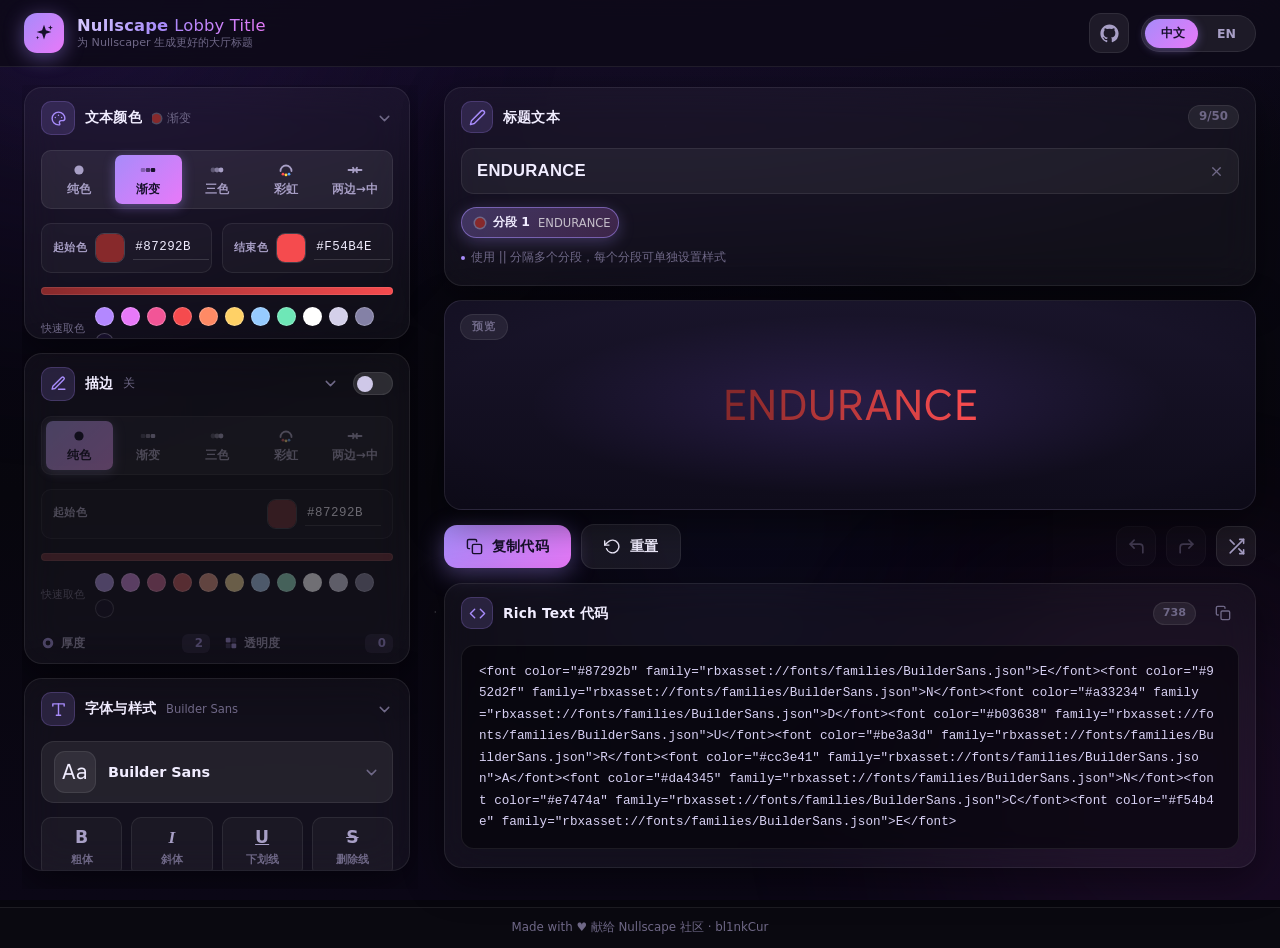
<file: index.html>
<!DOCTYPE html>
<html lang="zh-CN">
<head>
    <meta charset="UTF-8" />
    <meta name="viewport" content="width=device-width, initial-scale=1.0" />
    <title>Nullscape Lobby Title Generator</title>
    <meta name="description" content="为 Nullscape 玩家生成大厅标题（Lobby Title）富文本代码的可视化工具" />
    <meta name="theme-color" content="#07060d" />
    <link rel="icon" type="image/svg+xml" href="favicon.svg" />
    <link rel="stylesheet" href="styles.css" />
</head>
<body>
    <!-- 背景：极光 + 星空 -->
    <div class="bg" aria-hidden="true">
        <div class="bg-blob bg-blob-1"></div>
        <div class="bg-blob bg-blob-2"></div>
        <div class="bg-blob bg-blob-3"></div>
        <div class="bg-stars"></div>
    </div>

    <div class="app" id="app">

        <!-- ===== 顶栏 ===== -->
        <header class="app-header">
            <div class="brand">
                <span class="brand-mark" aria-hidden="true">
                    <svg viewBox="0 0 24 24" fill="none" stroke="currentColor" stroke-width="2" stroke-linecap="round" stroke-linejoin="round">
                        <path d="M12 3l2.1 6.1L20 11l-5.9 1.9L12 19l-2.1-6.1L4 11l5.9-1.9z" fill="currentColor" stroke="none"/>
                        <path d="M19 3.5l.7 2 2 .7-2 .7-.7 2-.7-2-2-.7 2-.7z" fill="currentColor" stroke="none"/>
                        <path d="M5 15l.5 1.5L7 17l-1.5.5L5 19l-.5-1.5L3 17l1.5-.5z" fill="currentColor" stroke="none"/>
                    </svg>
                </span>
                <span class="brand-text">
                    <span class="brand-title">Nullscape <span class="brand-title-accent">Lobby Title</span></span>
                    <span class="brand-sub" data-i18n="brandSub">为 Nullscaper 生成更好的大厅标题</span>
                </span>
            </div>
            <div class="header-actions">
                <a class="icon-btn" id="githubLink" href="https://github.com/Bl1nkCur0720/Nullscape-Lobby-Title-Generator"
                    target="_blank" rel="noopener" data-i18n-title="githubLinkTitle" aria-label="GitHub">
                    <svg viewBox="0 0 24 24" fill="currentColor" stroke="none">
                        <path d="M12 .5C5.65.5.5 5.65.5 12c0 5.08 3.29 9.39 7.86 10.91.58.11.79-.25.79-.55 0-.27-.01-1.17-.02-2.12-3.2.7-3.88-1.36-3.88-1.36-.52-1.33-1.28-1.68-1.28-1.68-1.04-.71.08-.7.08-.7 1.15.08 1.76 1.19 1.76 1.19 1.03 1.75 2.69 1.25 3.34.95.1-.74.4-1.25.72-1.54-2.55-.29-5.24-1.28-5.24-5.68 0-1.26.45-2.28 1.19-3.09-.12-.29-.52-1.46.11-3.05 0 0 .97-.31 3.18 1.18a11.1 11.1 0 0 1 5.78 0c2.21-1.49 3.18-1.18 3.18-1.18.63 1.59.23 2.76.11 3.05.74.81 1.19 1.83 1.19 3.09 0 4.41-2.69 5.38-5.25 5.67.41.35.77 1.05.77 2.12 0 1.53-.01 2.76-.01 3.14 0 .3.2.66.8.55A11.51 11.51 0 0 0 23.5 12C23.5 5.65 18.35.5 12 .5z"/>
                    </svg>
                </a>
                <div class="lang-switch" id="langSwitch" role="group" data-i18n-title="langTitle" aria-label="Language">
                    <span class="lang-thumb" id="langThumb" aria-hidden="true"></span>
                    <button type="button" class="lang-opt active" data-lang="zh">中文</button>
                    <button type="button" class="lang-opt" data-lang="en">EN</button>
                </div>
            </div>
        </header>

        <!-- ===== 工作区 ===== -->
        <main class="workspace">

            <!-- 左侧：控制面板（吸顶 + 内部滚动） -->
            <aside class="controls" aria-label="Settings">
                <div class="controls-sticky">
                    <div class="controls-scroll" id="controlsScroll">

                    <!-- 文本颜色 -->
                    <section class="panel" id="panelColor" style="--i:1">
                        <div class="panel-head">
                            <button type="button" class="panel-toggle" aria-expanded="true" aria-controls="colorBody">
                                <span class="panel-icon" aria-hidden="true">
                                    <svg viewBox="0 0 24 24" fill="none" stroke="currentColor" stroke-width="2" stroke-linecap="round" stroke-linejoin="round">
                                        <path d="M12 21a9 9 0 1 1 9-9c0 1.7-1.3 3-3 3h-2.2a2.6 2.6 0 0 0-2.1 4.2c.3.5.3 1.1 0 1.4-.2.3-.6.4-1.1.4z"/>
                                        <circle cx="7.5" cy="10.5" r="1" fill="currentColor" stroke="none"/>
                                        <circle cx="12" cy="7.5" r="1" fill="currentColor" stroke="none"/>
                                        <circle cx="16.5" cy="10.5" r="1" fill="currentColor" stroke="none"/>
                                    </svg>
                                </span>
                                <span class="panel-title" data-i18n="textColorLabel">文本颜色</span>
                                <span class="panel-summary" id="colorSummary"></span>
                                <svg class="chevron" viewBox="0 0 24 24" fill="none" stroke="currentColor" stroke-width="2" stroke-linecap="round" stroke-linejoin="round">
                                    <polyline points="6 9 12 15 18 9"/>
                                </svg>
                            </button>
                        </div>
                        <div class="panel-body" id="colorBody">
                            <div class="panel-body-inner">
                                <div class="mode-seg" id="textModeGroup" role="radiogroup">
                                    <span class="mode-thumb" aria-hidden="true"></span>
                                    <button type="button" class="mode-btn active" data-mode="solid" role="radio" aria-checked="true">
                                        <span class="mode-icon" aria-hidden="true"><svg viewBox="0 0 16 16"><circle cx="8" cy="8" r="4.6" fill="currentColor"/></svg></span>
                                        <span class="mode-label" data-i18n="solid">纯色</span>
                                    </button>
                                    <button type="button" class="mode-btn" data-mode="gradient" role="radio" aria-checked="false">
                                        <span class="mode-icon" aria-hidden="true"><svg viewBox="0 0 16 16"><rect x="0.8" y="6" width="4.4" height="4" rx="1" fill="currentColor" opacity="0.35"/><rect x="5.8" y="6" width="4.4" height="4" rx="1" fill="currentColor" opacity="0.7"/><rect x="10.8" y="6" width="4.4" height="4" rx="1" fill="currentColor"/></svg></span>
                                        <span class="mode-label" data-i18n="gradient">渐变</span>
                                    </button>
                                    <button type="button" class="mode-btn" data-mode="three" role="radio" aria-checked="false">
                                        <span class="mode-icon" aria-hidden="true"><svg viewBox="0 0 16 16"><circle cx="4" cy="8" r="2.4" fill="currentColor" opacity="0.4"/><circle cx="8" cy="8" r="2.4" fill="currentColor" opacity="0.7"/><circle cx="12" cy="8" r="2.4" fill="currentColor"/></svg></span>
                                        <span class="mode-label" data-i18n="three">三色</span>
                                    </button>
                                    <button type="button" class="mode-btn" data-mode="rainbow" role="radio" aria-checked="false">
                                        <span class="mode-icon" aria-hidden="true"><svg viewBox="0 0 16 16" fill="none" stroke-linecap="round"><path d="M2.5 9a5.5 5.5 0 0 1 11 0" stroke="currentColor" stroke-width="1.8"/><circle cx="5" cy="12.2" r="1.4" fill="#ff4d4d" stroke="none"/><circle cx="8" cy="12.9" r="1.4" fill="#ffd23f" stroke="none"/><circle cx="11" cy="12.2" r="1.4" fill="#4da6ff" stroke="none"/></svg></span>
                                        <span class="mode-label" data-i18n="rainbow">彩虹</span>
                                    </button>
                                    <button type="button" class="mode-btn" data-mode="edge" role="radio" aria-checked="false">
                                        <span class="mode-icon" aria-hidden="true"><svg viewBox="0 0 16 16" fill="none" stroke="currentColor" stroke-width="1.8" stroke-linecap="round" stroke-linejoin="round"><path d="M1.5 8H6M6 5.8 7.3 8 6 10.2"/><path d="M14.5 8H10M10 5.8 8.7 8 10 10.2"/></svg></span>
                                        <span class="mode-label" data-i18n="edge">两边→中</span>
                                    </button>
                                </div>

                                <div class="color-fields" id="textColors">
                                    <div class="color-field" id="textStartColorGroup">
                                        <label class="field-label" id="textStartColorLabel" for="textStartColor" data-i18n="startColorLabel">起始色</label>
                                        <div class="field-row">
                                            <label class="swatch" data-for="textStartColor">
                                                <input type="color" id="textStartColor" value="#87292B" />
                                                <span class="swatch-cover" aria-hidden="true"></span>
                                            </label>
                                            <input type="text" class="hex-input" id="textStartColorHex" value="#87292B" maxlength="7" spellcheck="false" autocomplete="off" />
                                        </div>
                                    </div>
                                    <div class="color-field" id="textMidColorGroup" hidden>
                                        <label class="field-label" id="textMidColorLabel" for="textMidColor" data-i18n="midColorLabel">中间色</label>
                                        <div class="field-row">
                                            <label class="swatch" data-for="textMidColor">
                                                <input type="color" id="textMidColor" value="#B03A40" />
                                                <span class="swatch-cover" aria-hidden="true"></span>
                                            </label>
                                            <input type="text" class="hex-input" id="textMidColorHex" value="#B03A40" maxlength="7" spellcheck="false" autocomplete="off" />
                                        </div>
                                    </div>
                                    <div class="color-field" id="textEndColorGroup">
                                        <label class="field-label" id="textEndColorLabel" for="textEndColor" data-i18n="endColorLabel">结束色</label>
                                        <div class="field-row">
                                            <label class="swatch" data-for="textEndColor">
                                                <input type="color" id="textEndColor" value="#F54B4E" />
                                                <span class="swatch-cover" aria-hidden="true"></span>
                                            </label>
                                            <input type="text" class="hex-input" id="textEndColorHex" value="#F54B4E" maxlength="7" spellcheck="false" autocomplete="off" />
                                        </div>
                                    </div>
                                </div>

                                <p class="rainbow-note" id="textRainbowNote" hidden data-i18n="rainbowNote">彩虹模式：颜色按色相自动生成</p>
                                <div class="gradient-preview" id="textGradientPreview"></div>
                                <div class="swatch-row" data-section="text">
                                    <span class="swatch-label" data-i18n="quickColors">快速取色</span>
                                    <div class="swatch-list" id="textSwatches"></div>
                                </div>
                            </div>
                        </div>
                    </section>

                    <!-- 描边 -->
                    <section class="panel" id="panelStroke" style="--i:2">
                        <div class="panel-head">
                            <button type="button" class="panel-toggle" aria-expanded="true" aria-controls="strokeBody">
                                <span class="panel-icon" aria-hidden="true">
                                    <svg viewBox="0 0 24 24" fill="none" stroke="currentColor" stroke-width="2" stroke-linecap="round" stroke-linejoin="round">
                                        <path d="M12 20h9"/>
                                        <path d="M16.5 3.5a2.1 2.1 0 0 1 3 3L7 19l-4 1 1-4z"/>
                                    </svg>
                                </span>
                                <span class="panel-title" data-i18n="strokeSettings">描边</span>
                                <span class="panel-summary" id="strokeSummary"></span>
                                <svg class="chevron" viewBox="0 0 24 24" fill="none" stroke="currentColor" stroke-width="2" stroke-linecap="round" stroke-linejoin="round">
                                    <polyline points="6 9 12 15 18 9"/>
                                </svg>
                            </button>
                            <label class="switch" title="" id="strokeSwitchLabel">
                                <input type="checkbox" id="optStroke" />
                                <span class="switch-track"><span class="switch-knob"></span></span>
                            </label>
                        </div>
                        <div class="panel-body" id="strokeBody">
                            <div class="panel-body-inner">
                                <div class="mode-seg" id="strokeModeGroup" role="radiogroup">
                                    <span class="mode-thumb" aria-hidden="true"></span>
                                    <button type="button" class="mode-btn active" data-mode="solid" role="radio" aria-checked="true">
                                        <span class="mode-icon" aria-hidden="true"><svg viewBox="0 0 16 16"><circle cx="8" cy="8" r="4.6" fill="currentColor"/></svg></span>
                                        <span class="mode-label" data-i18n="solid">纯色</span>
                                    </button>
                                    <button type="button" class="mode-btn" data-mode="gradient" role="radio" aria-checked="false">
                                        <span class="mode-icon" aria-hidden="true"><svg viewBox="0 0 16 16"><rect x="0.8" y="6" width="4.4" height="4" rx="1" fill="currentColor" opacity="0.35"/><rect x="5.8" y="6" width="4.4" height="4" rx="1" fill="currentColor" opacity="0.7"/><rect x="10.8" y="6" width="4.4" height="4" rx="1" fill="currentColor"/></svg></span>
                                        <span class="mode-label" data-i18n="gradient">渐变</span>
                                    </button>
                                    <button type="button" class="mode-btn" data-mode="three" role="radio" aria-checked="false">
                                        <span class="mode-icon" aria-hidden="true"><svg viewBox="0 0 16 16"><circle cx="4" cy="8" r="2.4" fill="currentColor" opacity="0.4"/><circle cx="8" cy="8" r="2.4" fill="currentColor" opacity="0.7"/><circle cx="12" cy="8" r="2.4" fill="currentColor"/></svg></span>
                                        <span class="mode-label" data-i18n="three">三色</span>
                                    </button>
                                    <button type="button" class="mode-btn" data-mode="rainbow" role="radio" aria-checked="false">
                                        <span class="mode-icon" aria-hidden="true"><svg viewBox="0 0 16 16" fill="none" stroke-linecap="round"><path d="M2.5 9a5.5 5.5 0 0 1 11 0" stroke="currentColor" stroke-width="1.8"/><circle cx="5" cy="12.2" r="1.4" fill="#ff4d4d" stroke="none"/><circle cx="8" cy="12.9" r="1.4" fill="#ffd23f" stroke="none"/><circle cx="11" cy="12.2" r="1.4" fill="#4da6ff" stroke="none"/></svg></span>
                                        <span class="mode-label" data-i18n="rainbow">彩虹</span>
                                    </button>
                                    <button type="button" class="mode-btn" data-mode="edge" role="radio" aria-checked="false">
                                        <span class="mode-icon" aria-hidden="true"><svg viewBox="0 0 16 16" fill="none" stroke="currentColor" stroke-width="1.8" stroke-linecap="round" stroke-linejoin="round"><path d="M1.5 8H6M6 5.8 7.3 8 6 10.2"/><path d="M14.5 8H10M10 5.8 8.7 8 10 10.2"/></svg></span>
                                        <span class="mode-label" data-i18n="edge">两边→中</span>
                                    </button>
                                </div>

                                <div class="color-fields" id="strokeColors">
                                    <div class="color-field" id="strokeStartColorGroup">
                                        <label class="field-label" id="strokeStartColorLabel" for="strokeStartColor" data-i18n="startColorLabel">起始色</label>
                                        <div class="field-row">
                                            <label class="swatch" data-for="strokeStartColor">
                                                <input type="color" id="strokeStartColor" value="#87292B" />
                                                <span class="swatch-cover" aria-hidden="true"></span>
                                            </label>
                                            <input type="text" class="hex-input" id="strokeStartColorHex" value="#87292B" maxlength="7" spellcheck="false" autocomplete="off" />
                                        </div>
                                    </div>
                                    <div class="color-field" id="strokeMidColorGroup" hidden>
                                        <label class="field-label" id="strokeMidColorLabel" for="strokeMidColor" data-i18n="midColorLabel">中间色</label>
                                        <div class="field-row">
                                            <label class="swatch" data-for="strokeMidColor">
                                                <input type="color" id="strokeMidColor" value="#B03A40" />
                                                <span class="swatch-cover" aria-hidden="true"></span>
                                            </label>
                                            <input type="text" class="hex-input" id="strokeMidColorHex" value="#B03A40" maxlength="7" spellcheck="false" autocomplete="off" />
                                        </div>
                                    </div>
                                    <div class="color-field" id="strokeEndColorGroup">
                                        <label class="field-label" id="strokeEndColorLabel" for="strokeEndColor" data-i18n="endColorLabel">结束色</label>
                                        <div class="field-row">
                                            <label class="swatch" data-for="strokeEndColor">
                                                <input type="color" id="strokeEndColor" value="#F54B4E" />
                                                <span class="swatch-cover" aria-hidden="true"></span>
                                            </label>
                                            <input type="text" class="hex-input" id="strokeEndColorHex" value="#F54B4E" maxlength="7" spellcheck="false" autocomplete="off" />
                                        </div>
                                    </div>
                                </div>

                                <p class="rainbow-note" id="strokeRainbowNote" hidden data-i18n="rainbowNote">彩虹模式：颜色按色相自动生成</p>
                                <div class="gradient-preview" id="strokeGradientPreview"></div>
                                <div class="swatch-row" data-section="stroke">
                                    <span class="swatch-label" data-i18n="quickColors">快速取色</span>
                                    <div class="swatch-list" id="strokeSwatches"></div>
                                </div>
                                <div class="slider-row">
                                    <div class="slider-field">
                                        <div class="slider-head">
                                            <label class="slider-label" for="strokeThickness">
                                                <svg viewBox="0 0 16 16" aria-hidden="true"><circle cx="8" cy="8" r="4.4" fill="none" stroke="currentColor" stroke-width="3.2"/></svg>
                                                <span data-i18n="thickness">厚度</span>
                                            </label>
                                            <span class="slider-val" id="strokeThicknessVal">2</span>
                                        </div>
                                        <input type="range" id="strokeThickness" min="0.5" max="6" step="0.5" value="2" />
                                    </div>
                                    <div class="slider-field">
                                        <div class="slider-head">
                                            <label class="slider-label" for="strokeTransparency">
                                                <svg viewBox="0 0 16 16" aria-hidden="true"><rect x="2" y="2" width="5.5" height="5.5" rx="1.2" fill="currentColor"/><rect x="8.5" y="2" width="5.5" height="5.5" rx="1.2" fill="currentColor" opacity="0.35"/><rect x="2" y="8.5" width="5.5" height="5.5" rx="1.2" fill="currentColor" opacity="0.35"/><rect x="8.5" y="8.5" width="5.5" height="5.5" rx="1.2" fill="currentColor"/></svg>
                                                <span data-i18n="opacity">透明度</span>
                                            </label>
                                            <span class="slider-val" id="strokeTransparencyVal">0</span>
                                        </div>
                                        <input type="range" id="strokeTransparency" min="0" max="1" step="0.05" value="0" />
                                    </div>
                                </div>
                            </div>
                        </div>
                    </section>

                    <!-- 字体与样式 -->
                    <section class="panel" id="panelFont" style="--i:3">
                        <div class="panel-head">
                            <button type="button" class="panel-toggle" aria-expanded="true" aria-controls="fontBody">
                                <span class="panel-icon" aria-hidden="true">
                                    <svg viewBox="0 0 24 24" fill="none" stroke="currentColor" stroke-width="2" stroke-linecap="round" stroke-linejoin="round">
                                        <polyline points="4 7 4 4 20 4 20 7"/>
                                        <line x1="9" y1="20" x2="15" y2="20"/>
                                        <line x1="12" y1="4" x2="12" y2="20"/>
                                    </svg>
                                </span>
                                <span class="panel-title" data-i18n="fontLabel">字体与样式</span>
                                <span class="panel-summary" id="fontSummary"></span>
                                <svg class="chevron" viewBox="0 0 24 24" fill="none" stroke="currentColor" stroke-width="2" stroke-linecap="round" stroke-linejoin="round">
                                    <polyline points="6 9 12 15 18 9"/>
                                </svg>
                            </button>
                        </div>
                        <div class="panel-body" id="fontBody">
                            <div class="panel-body-inner">
                                <div class="font-picker" id="fontPicker">
                                    <button type="button" class="font-picker-btn" id="fontPickerBtn" aria-haspopup="listbox" aria-expanded="false">
                                        <span class="font-sample" id="fontCurrentSample" aria-hidden="true">Aa</span>
                                        <span class="font-name" id="fontCurrentName">Builder Sans</span>
                                        <svg class="chevron" viewBox="0 0 24 24" fill="none" stroke="currentColor" stroke-width="2" stroke-linecap="round" stroke-linejoin="round">
                                            <polyline points="6 9 12 15 18 9"/>
                                        </svg>
                                    </button>
                                    <div class="font-dropdown" id="fontDropdown" hidden>
                                        <div class="font-search">
                                            <svg viewBox="0 0 24 24" fill="none" stroke="currentColor" stroke-width="2" stroke-linecap="round" stroke-linejoin="round" aria-hidden="true">
                                                <circle cx="11" cy="11" r="7"/>
                                                <line x1="21" y1="21" x2="16.65" y2="16.65"/>
                                            </svg>
                                            <input type="text" id="fontSearch" data-i18n-placeholder="fontSearchPlaceholder" placeholder="搜索字体…" autocomplete="off" spellcheck="false" />
                                            <kbd>Esc</kbd>
                                        </div>
                                        <div class="font-list" id="fontList" role="listbox" aria-label="Fonts"></div>
                                    </div>
                                </div>

                                <div class="style-toggles" id="styleToggles">
                                    <button type="button" class="chip" data-style="bold" aria-pressed="false" data-i18n-title="bold">
                                        <span class="chip-glyph" style="font-weight:800">B</span>
                                        <span class="chip-label" data-i18n="bold">粗体</span>
                                    </button>
                                    <button type="button" class="chip" data-style="italic" aria-pressed="false" data-i18n-title="italic">
                                        <span class="chip-glyph" style="font-style:italic;font-family:Georgia,serif">I</span>
                                        <span class="chip-label" data-i18n="italic">斜体</span>
                                    </button>
                                    <button type="button" class="chip" data-style="underline" aria-pressed="false" data-i18n-title="underline">
                                        <span class="chip-glyph" style="text-decoration:underline">U</span>
                                        <span class="chip-label" data-i18n="underline">下划线</span>
                                    </button>
                                    <button type="button" class="chip" data-style="strike" aria-pressed="false" data-i18n-title="strikethrough">
                                        <span class="chip-glyph" style="text-decoration:line-through">S</span>
                                        <span class="chip-label" data-i18n="strikethrough">删除线</span>
                                    </button>
                                </div>
                            </div>
                        </div>
                    </section>

                </div>
                </div>
            </aside>

            <!-- 右侧：结果区 -->
            <section class="stage">
                <div class="stage-scroll" id="stageScroll">

                    <!-- 标题文本 -->
                    <section class="panel" style="--i:0">
                        <div class="panel-head head-static">
                            <span class="panel-icon" aria-hidden="true">
                                <svg viewBox="0 0 24 24" fill="none" stroke="currentColor" stroke-width="2" stroke-linecap="round" stroke-linejoin="round">
                                    <path d="M17 3a2.8 2.8 0 1 1 4 4L7.5 20.5 2 22l1.5-5.5z"/>
                                </svg>
                            </span>
                            <span class="panel-title" data-i18n="textLabel">标题文本</span>
                            <span class="char-count" id="charCount">9/50</span>
                        </div>
                        <div class="panel-body">
                            <div class="panel-body-inner">
                                <div class="input-wrap">
                                    <input type="text" id="textInput" class="title-input" value="ENDURANCE" maxlength="50"
                                        data-i18n-placeholder="textPlaceholder" placeholder="输入标题，用 || 分隔分段…" autocomplete="off" spellcheck="false" />
                                    <button type="button" class="input-clear" id="inputClear" data-i18n-title="clearText" aria-label="Clear" hidden>
                                        <svg viewBox="0 0 24 24" fill="none" stroke="currentColor" stroke-width="2" stroke-linecap="round" stroke-linejoin="round">
                                            <line x1="18" y1="6" x2="6" y2="18"/>
                                            <line x1="6" y1="6" x2="18" y2="18"/>
                                        </svg>
                                    </button>
                                </div>
                                <div class="segments" id="segmentChips"></div>
                                <p class="hint" data-i18n="textHint">使用 || 分隔多个分段，每个分段可单独设置样式</p>
                            </div>
                        </div>
                    </section>

                    <!-- 预览（桌面端吸顶） -->
                    <section class="preview-card" id="previewCard" style="--i:4">
                        <div class="preview-stage" id="previewContainer">
                            <div class="preview-vignette" aria-hidden="true"></div>
                            <div class="preview-inner" id="previewInner">
                                <span id="previewRender">ENDURANCE</span>
                            </div>
                            <span class="preview-tag" data-i18n="previewTitle">预览</span>
                        </div>
                    </section>

                    <!-- 操作栏 -->
                    <div class="action-row" style="--i:5">
                        <button type="button" class="btn btn-primary" id="copyBtn">
                            <svg class="btn-icon" viewBox="0 0 24 24" fill="none" stroke="currentColor" stroke-width="2" stroke-linecap="round" stroke-linejoin="round">
                                <rect x="9" y="9" width="13" height="13" rx="2"/>
                                <path d="M5 15H4a2 2 0 0 1-2-2V4a2 2 0 0 1 2-2h9a2 2 0 0 1 2 2v1"/>
                            </svg>
                            <span data-i18n="copyBtn">复制代码</span>
                        </button>
                        <button type="button" class="btn btn-ghost" id="resetBtn">
                            <svg class="btn-icon" viewBox="0 0 24 24" fill="none" stroke="currentColor" stroke-width="2" stroke-linecap="round" stroke-linejoin="round">
                                <polyline points="1 4 1 10 7 10"/>
                                <path d="M3.51 15a9 9 0 1 0 2.13-9.36L1 10"/>
                            </svg>
                            <span data-i18n="resetBtn">重置</span>
                        </button>
                        <span class="action-gap"></span>
                        <button type="button" class="icon-btn" id="undoBtn" data-i18n-title="undoTitle" aria-label="Undo">
                            <svg viewBox="0 0 24 24" fill="none" stroke="currentColor" stroke-width="2" stroke-linecap="round" stroke-linejoin="round">
                                <polyline points="9 14 4 9 9 4"/>
                                <path d="M20 20v-7a4 4 0 0 0-4-4H4"/>
                            </svg>
                        </button>
                        <button type="button" class="icon-btn" id="redoBtn" data-i18n-title="redoTitle" aria-label="Redo">
                            <svg viewBox="0 0 24 24" fill="none" stroke="currentColor" stroke-width="2" stroke-linecap="round" stroke-linejoin="round">
                                <polyline points="15 14 20 9 15 4"/>
                                <path d="M4 20v-7a4 4 0 0 1 4-4h12"/>
                            </svg>
                        </button>
                        <button type="button" class="icon-btn" id="randomBtn" data-i18n-title="randomTitle" aria-label="Random">
                            <svg viewBox="0 0 24 24" fill="none" stroke="currentColor" stroke-width="2" stroke-linecap="round" stroke-linejoin="round">
                                <polyline points="16 3 21 3 21 8"/>
                                <line x1="4" y1="20" x2="21" y2="3"/>
                                <polyline points="21 16 21 21 16 21"/>
                                <line x1="15" y1="15" x2="21" y2="21"/>
                                <line x1="4" y1="4" x2="9" y2="9"/>
                            </svg>
                        </button>
                    </div>

                    <!-- 代码 -->
                    <section class="panel" style="--i:6">
                        <div class="panel-head head-static">
                            <span class="panel-icon" aria-hidden="true">
                                <svg viewBox="0 0 24 24" fill="none" stroke="currentColor" stroke-width="2" stroke-linecap="round" stroke-linejoin="round">
                                    <polyline points="16 18 22 12 16 6"/>
                                    <polyline points="8 6 2 12 8 18"/>
                                </svg>
                            </span>
                            <span class="panel-title" data-i18n="codeTitle">Rich Text 代码</span>
                            <span class="code-len" id="codeLen" data-i18n-title="codeLenTitle">0</span>
                            <button type="button" class="mini-btn" id="codeCopyBtn" data-i18n-title="copyBtn" aria-label="Copy code">
                                <svg viewBox="0 0 24 24" fill="none" stroke="currentColor" stroke-width="2" stroke-linecap="round" stroke-linejoin="round">
                                    <rect x="9" y="9" width="13" height="13" rx="2"/>
                                    <path d="M5 15H4a2 2 0 0 1-2-2V4a2 2 0 0 1 2-2h9a2 2 0 0 1 2 2v1"/>
                                </svg>
                            </button>
                        </div>
                        <div class="panel-body">
                            <div class="panel-body-inner">
                                <pre class="code-block" id="codeBlock"><code id="codeContent"></code></pre>
                            </div>
                        </div>
                    </section>

                </div>
            </section>
        </main>

        <!-- ===== 底栏 ===== -->
        <footer class="app-footer">
            <span data-i18n="footerText">Made with ♥ 献给 Nullscape 社区 · bl1nkCur</span>
        </footer>
    </div>

    <!-- 通知 -->
    <div class="toast-root" id="toastRoot" aria-live="polite"></div>

    <script src="font-faces.js"></script>
    <script src="script.js"></script>
</body>
</html>
</file>
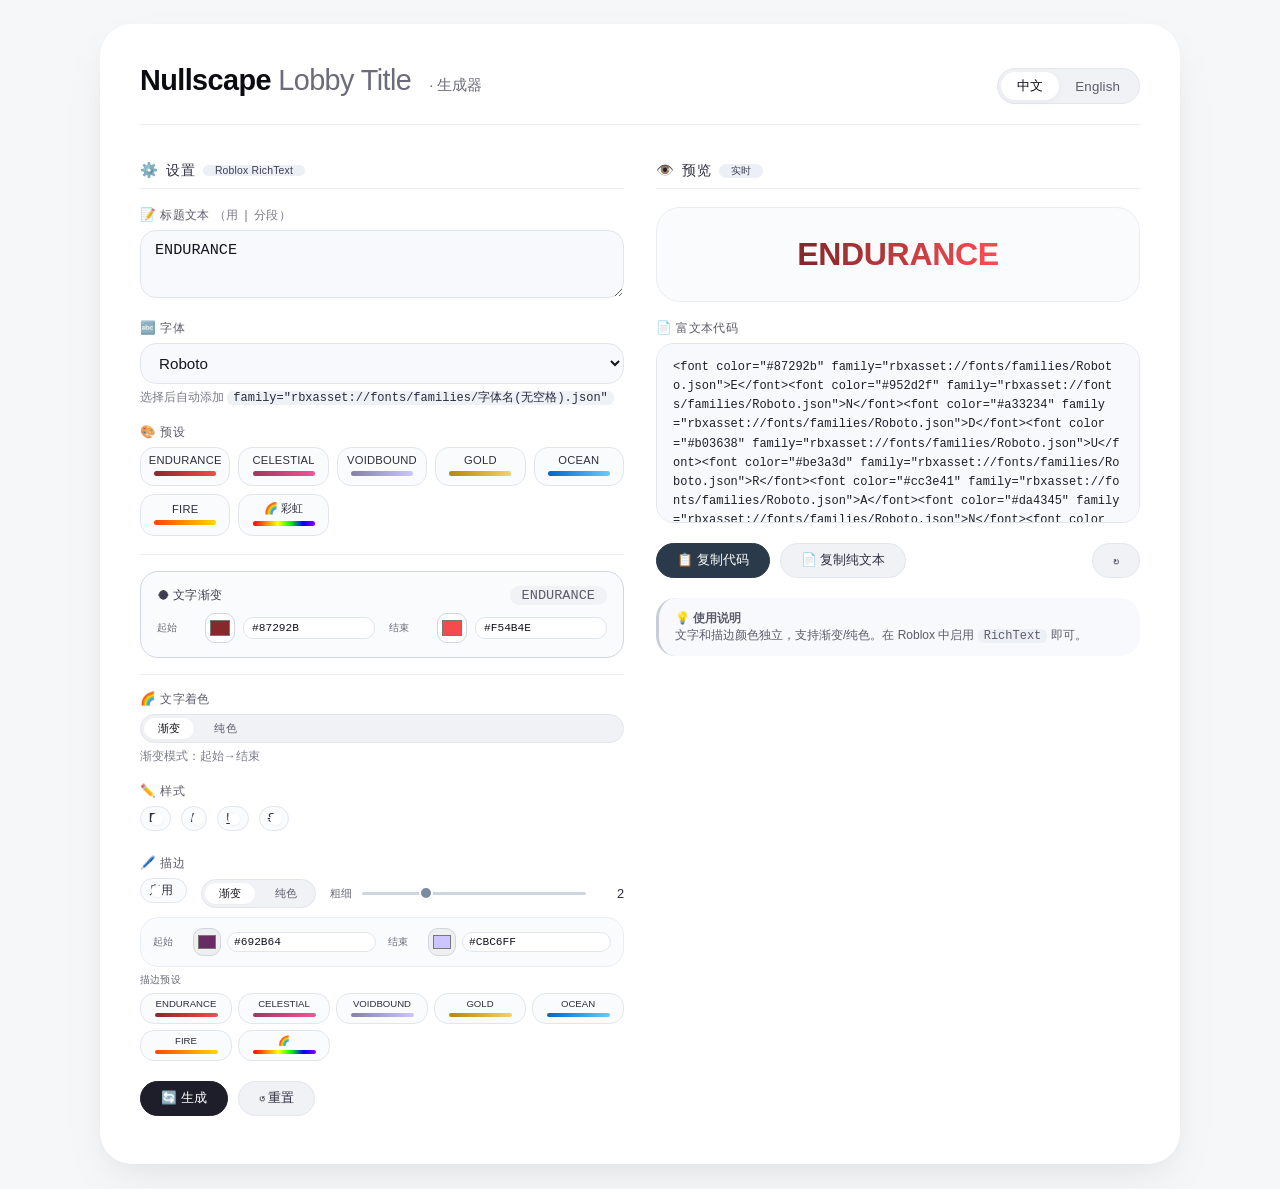
<file: rich text标题生成.html>
<!DOCTYPE html>
<html lang="zh-CN">
<head>
    <meta charset="UTF-8">
    <meta name="viewport" content="width=device-width, initial-scale=1.0">
    <title>Nullscape · 标题生成器</title>
    <style>
        /* —— 极简重置 & 基础 —— */
        * {
            margin: 0;
            padding: 0;
            box-sizing: border-box;
        }

        body {
            background: #f6f7f9;
            font-family: 'Inter', -apple-system, BlinkMacSystemFont, 'Segoe UI', Roboto, Helvetica, Arial, sans-serif;
            color: #1e1e2a;
            min-height: 100vh;
            display: flex;
            align-items: center;
            justify-content: center;
            padding: 24px;
        }

        .app {
            max-width: 1080px;
            width: 100%;
            background: #ffffff;
            border-radius: 32px;
            box-shadow: 0 20px 50px -10px rgba(0, 0, 0, 0.08), 0 4px 12px rgba(0, 0, 0, 0.02);
            padding: 40px 40px 48px;
            transition: box-shadow 0.2s;
        }

        /* —— 头部 · 极简 —— */
        .header {
            display: flex;
            align-items: baseline;
            justify-content: space-between;
            flex-wrap: wrap;
            gap: 16px 24px;
            margin-bottom: 36px;
            border-bottom: 1px solid #eaeef2;
            padding-bottom: 20px;
        }

        .header-left {
            display: flex;
            align-items: baseline;
            flex-wrap: wrap;
            gap: 12px 18px;
        }

        .header h1 {
            font-weight: 550;
            font-size: 1.8rem;
            letter-spacing: -0.02em;
            color: #0b0b12;
            margin: 0;
        }

        .header h1 span {
            font-weight: 380;
            color: #6b6b7a;
        }

        .lang-toggle {
            display: flex;
            background: #f0f2f5;
            border-radius: 40px;
            padding: 3px;
            font-size: 0.85rem;
            font-weight: 500;
            border: 1px solid #e2e6ec;
        }

        .lang-toggle button {
            background: transparent;
            border: none;
            padding: 5px 16px;
            border-radius: 30px;
            cursor: pointer;
            color: #5b5b6b;
            transition: 0.18s;
            font-weight: 500;
            letter-spacing: 0.01em;
        }

        .lang-toggle button.active {
            background: #ffffff;
            color: #0b0b12;
            box-shadow: 0 2px 8px rgba(0, 0, 0, 0.04);
        }

        .lang-toggle button:hover:not(.active) {
            color: #1a1a2a;
        }

        .subhead {
            color: #6b6b7a;
            font-size: 0.95rem;
            font-weight: 400;
            letter-spacing: -0.01em;
        }

        /* —— 双栏网格 —— */
        .grid {
            display: grid;
            grid-template-columns: 1fr 1fr;
            gap: 32px;
        }

        @media (max-width: 820px) {
            .grid {
                grid-template-columns: 1fr;
                gap: 28px;
            }
            .app {
                padding: 28px 20px 32px;
            }
        }

        /* —— 卡片（极简无框） —— */
        .card {
            background: transparent;
            border-radius: 0;
            padding: 0;
        }

        .card-title {
            font-size: 0.9rem;
            font-weight: 550;
            color: #2d2d3f;
            letter-spacing: 0.02em;
            margin-bottom: 18px;
            border-bottom: 1px solid #eaedf2;
            padding-bottom: 8px;
            display: flex;
            align-items: center;
            gap: 8px;
        }

        .card-title .badge {
            background: #eceff5;
            color: #3e3e52;
            font-size: 0.65rem;
            font-weight: 500;
            padding: 0 12px;
            border-radius: 30px;
            letter-spacing: 0.02em;
        }

        /* —— 控件 —— */
        .form-group {
            margin-bottom: 18px;
        }

        .form-group label {
            display: block;
            font-size: 0.78rem;
            font-weight: 500;
            text-transform: uppercase;
            letter-spacing: 0.03em;
            color: #5b5b6b;
            margin-bottom: 6px;
        }

        textarea,
        input[type="text"],
        select {
            width: 100%;
            padding: 10px 14px;
            background: #f8f9fc;
            border: 1px solid #e2e6ec;
            border-radius: 16px;
            color: #14141e;
            font-size: 0.95rem;
            transition: 0.2s;
            font-family: inherit;
        }

        textarea:focus,
        input:focus,
        select:focus {
            outline: none;
            border-color: #a0a8b8;
            background: #ffffff;
            box-shadow: 0 0 0 3px rgba(160, 168, 184, 0.1);
        }

        textarea {
            min-height: 68px;
            resize: vertical;
            font-family: 'SF Mono', 'Menlo', 'Courier New', monospace;
            font-size: 0.95rem;
        }

        .hint {
            font-size: 0.75rem;
            color: #7b7b8b;
            margin-top: 5px;
        }
        .hint code {
            background: #eef1f6;
            padding: 0 6px;
            border-radius: 6px;
            font-family: 'SF Mono', monospace;
            color: #2a2a3e;
        }

        /* —— 预设网格 —— */
        .preset-grid {
            display: grid;
            grid-template-columns: repeat(auto-fill, minmax(90px, 1fr));
            gap: 8px;
            margin-top: 4px;
        }

        .preset-btn {
            padding: 6px 0;
            border-radius: 14px;
            border: 1px solid #e2e6ec;
            background: #fafbfd;
            color: #2d2d3f;
            font-weight: 450;
            font-size: 0.7rem;
            cursor: pointer;
            transition: 0.2s;
            text-align: center;
            letter-spacing: 0.02em;
        }

        .preset-btn:hover {
            background: #f0f3f8;
            border-color: #c8ced8;
            transform: translateY(-1px);
        }

        .preset-btn .swatch {
            display: flex;
            height: 5px;
            border-radius: 6px;
            margin: 5px auto 3px;
            width: 70%;
        }

        /* —— 分段颜色 —— */
        .segment-list {
            display: flex;
            flex-direction: column;
            gap: 12px;
            margin-top: 4px;
        }

        .segment-item {
            background: #fafbfd;
            border-radius: 18px;
            padding: 14px 16px;
            border: 1px solid #eaedf2;
        }

        .segment-item .seg-header {
            display: flex;
            justify-content: space-between;
            align-items: center;
            margin-bottom: 8px;
        }

        .segment-item .seg-label {
            font-weight: 500;
            color: #3e3e52;
            font-size: 0.75rem;
            text-transform: uppercase;
            letter-spacing: 0.03em;
        }

        .segment-item .seg-text {
            color: #5b5b6b;
            font-size: 0.85rem;
            font-family: 'SF Mono', monospace;
            background: #f0f2f6;
            padding: 2px 12px;
            border-radius: 30px;
        }

        .segment-item .seg-colors {
            display: flex;
            gap: 14px;
            flex-wrap: wrap;
            margin-top: 6px;
        }

        .segment-item .color-picker-wrap {
            display: flex;
            align-items: center;
            gap: 8px;
            flex: 1;
            min-width: 130px;
        }

        .segment-item .color-picker-wrap input[type="color"] {
            width: 30px;
            height: 30px;
            border: 1px solid #d0d6e0;
            border-radius: 10px;
            cursor: pointer;
            padding: 2px;
            background: white;
            flex-shrink: 0;
        }

        .segment-item .color-picker-wrap input[type="text"] {
            flex: 1;
            min-width: 60px;
            padding: 4px 8px;
            font-size: 0.7rem;
            font-family: 'SF Mono', monospace;
            background: #ffffff;
            border: 1px solid #e2e6ec;
            border-radius: 10px;
            color: #14141e;
        }

        /* —— 模式切换（简洁） —— */
        .mode-toggle-group {
            display: flex;
            gap: 6px;
            background: #f0f2f6;
            padding: 3px;
            border-radius: 40px;
            border: 1px solid #e2e6ec;
            flex-shrink: 0;
        }

        .mode-btn {
            padding: 3px 14px;
            border: none;
            border-radius: 30px;
            background: transparent;
            color: #5b5b6b;
            font-weight: 500;
            font-size: 0.7rem;
            cursor: pointer;
            transition: 0.18s;
            text-transform: uppercase;
            letter-spacing: 0.02em;
        }

        .mode-btn.active {
            background: #ffffff;
            color: #0b0b12;
            box-shadow: 0 2px 6px rgba(0, 0, 0, 0.02);
        }

        .mode-btn:hover:not(.active) {
            color: #1a1a2a;
        }

        /* —— 描边 —— */
        .stroke-color-set {
            display: flex;
            gap: 12px;
            flex-wrap: wrap;
            align-items: center;
            margin-top: 8px;
            padding: 10px 12px;
            background: #fafbfd;
            border-radius: 18px;
            border: 1px solid #eaedf2;
        }

        .stroke-color-set .color-picker-wrap {
            display: flex;
            align-items: center;
            gap: 6px;
            flex: 1;
            min-width: 110px;
        }

        .stroke-color-set .color-picker-wrap input[type="color"] {
            width: 28px;
            height: 28px;
            border: 1px solid #d0d6e0;
            border-radius: 10px;
            cursor: pointer;
            padding: 2px;
        }

        .stroke-color-set .color-picker-wrap input[type="text"] {
            flex: 1;
            min-width: 50px;
            padding: 3px 6px;
            font-size: 0.7rem;
            font-family: 'SF Mono', monospace;
            background: #ffffff;
            border: 1px solid #e2e6ec;
            border-radius: 10px;
        }

        .stroke-color-set .label-sm {
            font-size: 0.65rem;
            color: #6b6b7a;
            min-width: 28px;
        }

        .preset-grid-stroke {
            display: grid;
            grid-template-columns: repeat(auto-fill, minmax(80px, 1fr));
            gap: 6px;
            margin-top: 4px;
        }

        .preset-btn-stroke {
            padding: 4px 0;
            border-radius: 14px;
            border: 1px solid #e2e6ec;
            background: #fafbfd;
            color: #2d2d3f;
            font-weight: 450;
            font-size: 0.6rem;
            cursor: pointer;
            transition: 0.2s;
            text-align: center;
        }
        .preset-btn-stroke:hover {
            background: #f0f3f8;
            border-color: #c8ced8;
        }
        .preset-btn-stroke .swatch-sm {
            display: flex;
            height: 4px;
            border-radius: 6px;
            margin: 4px auto 2px;
            width: 70%;
        }

        /* —— toggle 开关（极简） —— */
        .toggle-group {
            display: flex;
            flex-wrap: wrap;
            gap: 6px 10px;
            align-items: center;
        }

        .toggle-item {
            display: inline-flex;
            align-items: center;
            gap: 6px;
            padding: 4px 12px 4px 8px;
            background: #fafbfd;
            border-radius: 40px;
            border: 1px solid #e2e6ec;
            cursor: pointer;
            transition: 0.2s;
            user-select: none;
            font-size: 0.8rem;
            line-height: 1.2;
        }
        .toggle-item:hover {
            border-color: #b8c0ce;
        }
        .toggle-item.active {
            border-color: #a0a8b8;
            background: #f0f3f8;
        }
        .toggle-item input[type="checkbox"] {
            display: none;
        }
        .toggle-item .toggle-track {
            width: 28px;
            height: 16px;
            background: #d0d6e0;
            border-radius: 20px;
            position: relative;
            transition: 0.25s;
            flex-shrink: 0;
        }
        .toggle-item .toggle-track::after {
            content: '';
            position: absolute;
            width: 12px;
            height: 12px;
            background: white;
            border-radius: 50%;
            top: 2px;
            left: 2px;
            transition: 0.25s;
            box-shadow: 0 1px 3px rgba(0,0,0,0.05);
        }
        .toggle-item.active .toggle-track {
            background: #7b8b9f;
        }
        .toggle-item.active .toggle-track::after {
            transform: translateX(12px);
        }
        .toggle-item .label-text {
            font-weight: 450;
            color: #2d2d3f;
            display: inline-flex;
            align-items: center;
            gap: 2px;
        }

        .range-wrap {
            display: flex;
            align-items: center;
            gap: 10px;
        }
        .range-wrap input[type="range"] {
            flex: 1;
            height: 3px;
            -webkit-appearance: none;
            background: #d0d6e0;
            border-radius: 6px;
        }
        .range-wrap input[type="range"]::-webkit-slider-thumb {
            -webkit-appearance: none;
            width: 14px;
            height: 14px;
            border-radius: 50%;
            background: #7b8b9f;
            cursor: pointer;
            border: 2px solid white;
            box-shadow: 0 1px 4px rgba(0,0,0,0.05);
        }
        .range-wrap .range-val {
            min-width: 28px;
            text-align: right;
            font-weight: 450;
            color: #2d2d3f;
            font-size: 0.8rem;
        }

        /* —— 按钮 —— */
        .btn-group {
            display: flex;
            gap: 10px;
            flex-wrap: wrap;
            margin-top: 20px;
        }
        .btn {
            padding: 8px 20px;
            border: 1px solid #d0d6e0;
            border-radius: 40px;
            font-weight: 500;
            font-size: 0.8rem;
            background: #fafbfd;
            color: #2d2d3f;
            cursor: pointer;
            transition: 0.2s;
        }
        .btn-primary {
            background: #1e1e2a;
            border-color: #1e1e2a;
            color: white;
        }
        .btn-primary:hover {
            background: #0b0b12;
            border-color: #0b0b12;
            transform: translateY(-1px);
        }
        .btn-secondary {
            background: #f0f2f6;
            border-color: #e2e6ec;
        }
        .btn-secondary:hover {
            background: #e6eaf0;
        }
        .btn-success {
            background: #2a3a4a;
            border-color: #2a3a4a;
            color: white;
        }
        .btn-success:hover {
            background: #1e2a38;
        }

        /* —— 预览 & 输出 —— */
        .preview-box {
            background: #fafbfd;
            border-radius: 24px;
            padding: 24px 16px;
            min-height: 90px;
            border: 1px solid #eaedf2;
            display: flex;
            align-items: center;
            justify-content: center;
            text-align: center;
            transition: 0.2s;
            margin-bottom: 18px;
        }
        .preview-text {
            font-size: 2rem;
            line-height: 1.4;
            font-weight: 600;
            letter-spacing: -0.01em;
            word-break: break-word;
        }

        .output-box {
            background: #f8f9fc;
            padding: 14px 16px;
            border-radius: 18px;
            font-family: 'SF Mono', 'Menlo', 'Courier New', monospace;
            font-size: 0.75rem;
            color: #1e1e2a;
            min-height: 80px;
            max-height: 180px;
            overflow: auto;
            white-space: pre-wrap;
            word-break: break-all;
            line-height: 1.6;
            border: 1px solid #e2e6ec;
        }

        .footer-note {
            margin-top: 20px;
            padding: 12px 16px;
            background: #f8f9fc;
            border-radius: 20px;
            font-size: 0.75rem;
            color: #5b5b6b;
            border-left: 3px solid #c8ced8;
        }
        .footer-note code {
            background: #eceff5;
            padding: 0 6px;
            border-radius: 6px;
            font-family: 'SF Mono', monospace;
        }

        /* 描边开关行修复：flex 换行对齐 */
        .stroke-control-row {
            display: flex;
            flex-wrap: wrap;
            align-items: center;
            gap: 10px 14px;
        }
        .stroke-control-row .toggle-item {
            flex-shrink: 0;
        }
        .stroke-control-row .mode-toggle-group {
            flex-shrink: 0;
        }
        .stroke-control-row .range-wrap {
            flex: 1;
            min-width: 120px;
        }

        @media (max-width: 480px) {
            .header h1 { font-size: 1.4rem; }
            .preview-text { font-size: 1.5rem; }
            .stroke-control-row { flex-direction: column; align-items: stretch; }
            .stroke-control-row .range-wrap { min-width: unset; }
        }
    </style>
</head>
<body>
<div class="app">
    <!-- 头部：中英切换 -->
    <div class="header">
        <div class="header-left">
            <h1>Nullscape <span>Lobby Title</span></h1>
            <span class="subhead">· 生成器</span>
        </div>
        <div class="lang-toggle" id="langToggle">
            <button class="active" data-lang="zh">中文</button>
            <button data-lang="en">English</button>
        </div>
    </div>

    <div class="grid">
        <!-- 左栏：设置 -->
        <div class="card">
            <div class="card-title">
                ⚙️ <span data-i18n="settings">设置</span>
                <span class="badge">Roblox RichText</span>
            </div>

            <div class="form-group">
                <label data-i18n="titleText">📝 标题文本 <span style="font-weight:400;color:#7b7b8b;">（用 <code>|</code> 分段）</span></label>
                <textarea id="inputText">ENDURANCE</textarea>
            </div>

            <!-- 字体 -->
            <div class="form-group">
                <label data-i18n="fontSelect">🔤 字体</label>
                <select id="fontSelect">
                    <option value="">默认 (无)</option>
                </select>
                <div class="hint" data-i18n="fontHint">选择后自动添加 <code>family="rbxasset://fonts/families/字体名(无空格).json"</code></div>
            </div>

            <div class="form-group">
                <label data-i18n="presets">🎨 预设</label>
                <div class="preset-grid" id="textPresetGrid">
                    <button class="preset-btn" data-preset="endurance"><span>ENDURANCE</span><span class="swatch" style="background:linear-gradient(to right,#87292B,#F54B4E);"></span></button>
                    <button class="preset-btn" data-preset="celestial"><span>CELESTIAL</span><span class="swatch" style="background:linear-gradient(to right,#9E3862,#F25597);"></span></button>
                    <button class="preset-btn" data-preset="voidbound"><span>VOIDBOUND</span><span class="swatch" style="background:linear-gradient(to right,#8481A6,#CBC6FF);"></span></button>
                    <button class="preset-btn" data-preset="gold"><span>GOLD</span><span class="swatch" style="background:linear-gradient(to right,#B8860B,#F5D06A);"></span></button>
                    <button class="preset-btn" data-preset="ocean"><span>OCEAN</span><span class="swatch" style="background:linear-gradient(to right,#0066CC,#66CCFF);"></span></button>
                    <button class="preset-btn" data-preset="fire"><span>FIRE</span><span class="swatch" style="background:linear-gradient(to right,#FF4500,#FFD700);"></span></button>
                    <button class="preset-btn" data-preset="rainbow"><span>🌈 彩虹</span><span class="swatch" style="background:linear-gradient(to right,#FF0000,#FF7F00,#FFFF00,#00FF00,#0000FF,#8B00FF);"></span></button>
                </div>
            </div>

            <hr style="border:0;border-top:1px solid #eaedf2;margin:16px 0;">

            <!-- 分段颜色 -->
            <div id="segmentSettings"></div>

            <hr style="border:0;border-top:1px solid #eaedf2;margin:16px 0;">

            <div class="form-group">
                <label data-i18n="textMode">🌈 文字着色</label>
                <div class="mode-toggle-group" id="textModeGroup">
                    <button class="mode-btn active" data-mode="gradient" data-i18n="gradient">渐变</button>
                    <button class="mode-btn" data-mode="solid" data-i18n="solid">纯色</button>
                </div>
                <div class="hint" id="solidColorHint" data-i18n="gradientHint">渐变模式：起始→结束</div>
            </div>

            <div class="form-group">
                <label data-i18n="textStyle">✏️ 样式</label>
                <div class="toggle-group">
                    <label class="toggle-item" data-style="bold"><input type="checkbox" id="styleBold"><span class="toggle-track"></span><span class="label-text"><b>B</b></span></label>
                    <label class="toggle-item" data-style="italic"><input type="checkbox" id="styleItalic"><span class="toggle-track"></span><span class="label-text"><i>I</i></span></label>
                    <label class="toggle-item" data-style="underline"><input type="checkbox" id="styleUnderline"><span class="toggle-track"></span><span class="label-text"><u>U</u></span></label>
                    <label class="toggle-item" data-style="strike"><input type="checkbox" id="styleStrike"><span class="toggle-track"></span><span class="label-text"><s>S</s></span></label>
                </div>
            </div>

            <!-- 描边（修复开关与文字重合） -->
            <div class="form-group">
                <label data-i18n="stroke">🖊️ 描边</label>
                <div class="stroke-control-row">
                    <label class="toggle-item" data-style="stroke"><input type="checkbox" id="styleStroke"><span class="toggle-track"></span><span class="label-text" data-i18n="enable">启用</span></label>
                    <div class="mode-toggle-group" id="strokeModeGroup">
                        <button class="mode-btn active" data-mode="gradient" data-i18n="gradient">渐变</button>
                        <button class="mode-btn" data-mode="solid" data-i18n="solid">纯色</button>
                    </div>
                    <div class="range-wrap">
                        <span style="font-size:0.7rem;color:#6b6b7a;">粗细</span>
                        <input type="range" id="strokeThickness" min="0.5" max="6" step="0.5" value="2">
                        <span class="range-val" id="strokeThicknessVal">2</span>
                    </div>
                </div>

                <div class="stroke-color-set" id="strokeColorSet">
                    <span class="label-sm">起始</span>
                    <div class="color-picker-wrap"><input type="color" id="strokeStartColor" value="#692B64"><input type="text" id="strokeStartText" value="#692B64"></div>
                    <span class="label-sm">结束</span>
                    <div class="color-picker-wrap"><input type="color" id="strokeEndColor" value="#CBC6FF"><input type="text" id="strokeEndText" value="#CBC6FF"></div>
                </div>

                <div style="margin-top:6px;">
                    <label style="font-size:0.65rem;color:#6b6b7a;text-transform:uppercase;letter-spacing:0.02em;" data-i18n="strokePresets">描边预设</label>
                    <div class="preset-grid-stroke" id="strokePresetGrid">
                        <button class="preset-btn-stroke" data-stroke="endurance"><span>ENDURANCE</span><span class="swatch-sm" style="background:linear-gradient(to right,#87292B,#F54B4E);"></span></button>
                        <button class="preset-btn-stroke" data-stroke="celestial"><span>CELESTIAL</span><span class="swatch-sm" style="background:linear-gradient(to right,#9E3862,#F25597);"></span></button>
                        <button class="preset-btn-stroke" data-stroke="voidbound"><span>VOIDBOUND</span><span class="swatch-sm" style="background:linear-gradient(to right,#8481A6,#CBC6FF);"></span></button>
                        <button class="preset-btn-stroke" data-stroke="gold"><span>GOLD</span><span class="swatch-sm" style="background:linear-gradient(to right,#B8860B,#F5D06A);"></span></button>
                        <button class="preset-btn-stroke" data-stroke="ocean"><span>OCEAN</span><span class="swatch-sm" style="background:linear-gradient(to right,#0066CC,#66CCFF);"></span></button>
                        <button class="preset-btn-stroke" data-stroke="fire"><span>FIRE</span><span class="swatch-sm" style="background:linear-gradient(to right,#FF4500,#FFD700);"></span></button>
                        <button class="preset-btn-stroke" data-stroke="rainbow"><span>🌈</span><span class="swatch-sm" style="background:linear-gradient(to right,#FF0000,#FF7F00,#FFFF00,#00FF00,#0000FF,#8B00FF);"></span></button>
                    </div>
                </div>
            </div>

            <div class="btn-group">
                <button class="btn btn-primary" onclick="generateCode()" data-i18n="generate">🔄 生成</button>
                <button class="btn btn-secondary" onclick="resetAll()" data-i18n="reset">↺ 重置</button>
            </div>
        </div>

        <!-- 右栏：预览 & 代码 -->
        <div class="card">
            <div class="card-title">
                👁️ <span data-i18n="preview">预览</span>
                <span class="badge">实时</span>
            </div>

            <div class="preview-box">
                <div class="preview-text" id="previewText">ENDURANCE</div>
            </div>

            <div class="form-group">
                <label data-i18n="codeOutput">📄 富文本代码</label>
                <div class="output-box" id="outputCode">&lt;font color="#87292B"&gt;E&lt;/font&gt;...</div>
            </div>

            <div class="btn-group">
                <button class="btn btn-success" onclick="copyCode()" data-i18n="copyCode">📋 复制代码</button>
                <button class="btn btn-secondary" onclick="copyPreview()" data-i18n="copyText">📄 复制纯文本</button>
                <button class="btn btn-secondary" onclick="generateCode()" style="margin-left:auto;" data-i18n="refresh">↻</button>
            </div>

            <div class="footer-note" data-i18n="footer">
                💡 <b>使用说明</b><br>
                文字和描边颜色独立，支持渐变/纯色。在 Roblox 中启用 <code>RichText</code> 即可。
            </div>
        </div>
    </div>
</div>

<script>
    // ============================================
    // 1. 字体列表
    // ============================================
    const ROBLOX_FONTS = [
        "Accanthis ADF Std","Amatic SC","Arimo","Balthazar","Bangers",
        "Builder Extended","Builder Mono","Builder Sans","Comic Neue Angular",
        "Creepster","Denk One","Fondamento","Fredoka One","Grenze Gotisch",
        "Guru","Highway Gothic","Inconsolata","Indie Flower","Josefin Sans",
        "Jura","Kalam","Luckiest Guy","Merriweather","Michroma","Montserrat",
        "Nunito","Oswald","Patrick Hand","Permanent Marker","Press Start 2P",
        "Roboto","Roboto Condensed","Roboto Mono","Roman Antique","Sarpanch",
        "Source Sans Pro","Special Elite","Titillium Web","Ubuntu","Zekton"
    ];

    // ============================================
    // 2. DOM refs
    // ============================================
    const inputText = document.getElementById('inputText');
    const previewText = document.getElementById('previewText');
    const outputCode = document.getElementById('outputCode');
    const fontSelect = document.getElementById('fontSelect');
    const segmentSettings = document.getElementById('segmentSettings');
    const styleBold = document.getElementById('styleBold');
    const styleItalic = document.getElementById('styleItalic');
    const styleUnderline = document.getElementById('styleUnderline');
    const styleStrike = document.getElementById('styleStrike');
    const styleStroke = document.getElementById('styleStroke');
    const strokeThickness = document.getElementById('strokeThickness');
    const strokeThicknessVal = document.getElementById('strokeThicknessVal');
    const strokeStartColor = document.getElementById('strokeStartColor');
    const strokeStartText = document.getElementById('strokeStartText');
    const strokeEndColor = document.getElementById('strokeEndColor');
    const strokeEndText = document.getElementById('strokeEndText');
    const textModeGroup = document.getElementById('textModeGroup');
    const strokeModeGroup = document.getElementById('strokeModeGroup');
    const solidColorHint = document.getElementById('solidColorHint');

    let segments = [];
    let textMode = 'gradient';
    let strokeMode = 'gradient';

    // ============================================
    // 3. 工具
    // ============================================
    function hexToRgb(hex) {
        const r = /^#?([a-f\d]{2})([a-f\d]{2})([a-f\d]{2})$/i.exec(hex);
        return r ? { r: parseInt(r[1],16), g: parseInt(r[2],16), b: parseInt(r[3],16) } : { r:0,g:0,b:0 };
    }
    function rgbToHex(r,g,b) {
        const clamp=(v)=>Math.min(255,Math.max(0,Math.round(v)));
        return '#'+[clamp(r),clamp(g),clamp(b)].map(c=>c.toString(16).padStart(2,'0')).join('');
    }
    function lerpColor(c1,c2,t) {
        return { r:c1.r+(c2.r-c1.r)*t, g:c1.g+(c2.g-c1.g)*t, b:c1.b+(c2.b-c1.b)*t };
    }
    function getGradientColors(startHex,endHex,count) {
        if(count<=0) return [];
        if(count===1) return [startHex];
        const s=hexToRgb(startHex), e=hexToRgb(endHex);
        const arr=[];
        for(let i=0;i<count;i++){ const t=count>1?i/(count-1):0; const c=lerpColor(s,e,t); arr.push(rgbToHex(c.r,c.g,c.b)); }
        return arr;
    }
    const RAINBOW = ['#FF0000','#FF7F00','#FFFF00','#7FFF00','#00FF00','#00FF7F','#00FFFF','#007FFF','#0000FF','#7F00FF','#8B00FF','#FF00FF'];
    function getRainbowColors(count) {
        if(count<=0) return [];
        if(count===1) return [RAINBOW[0]];
        const arr=[];
        for(let i=0;i<count;i++){ const t=count>1?i/(count-1):0; const total=RAINBOW.length-1; const pos=t*total; const idx1=Math.floor(pos); const idx2=Math.min(idx1+1,total); const frac=pos-idx1; if(idx1===idx2) arr.push(RAINBOW[idx1]); else { const c1=hexToRgb(RAINBOW[idx1]), c2=hexToRgb(RAINBOW[idx2]); const c=lerpColor(c1,c2,frac); arr.push(rgbToHex(c.r,c.g,c.b)); } }
        return arr;
    }
    function isRainbowPreset(a,b){ const s=a.toLowerCase(), e=b.toLowerCase(); return (s==='#ff0000'||s==='#ff0000')&&(e==='#8b00ff'||e==='#8b00ff'); }
    function getCharColors(seg,mode,start,end){
        const chars=seg.text.split('');
        if(!chars.length) return [];
        if(mode==='solid') return chars.map(()=>start);
        if(isRainbowPreset(start,end)) return getRainbowColors(chars.length);
        return getGradientColors(start,end,chars.length);
    }
    function sanitizeFontPath(name){ return name ? name.replace(/ /g,'') : ''; }
    function escapeHtml(str){ const d=document.createElement('div'); d.textContent=str; return d.innerHTML; }

    // ============================================
    // 4. 分段解析 & 渲染
    // ============================================
    function parseSegments(text){
        if(!text.trim()) return [{text:text,startColor:'#87292B',endColor:'#F54B4E'}];
        const parts=text.split('|').map(s=>s);
        if(parts.length===1) return [{text:parts[0],startColor:'#87292B',endColor:'#F54B4E'}];
        return parts.map(p=>({text:p,startColor:'#87292B',endColor:'#F54B4E'}));
    }

    function renderSegments(){
        const raw=parseSegments(inputText.value);
        const newSegs=raw.map((s,idx)=>{ const old=segments[idx]||{}; return { text:s.text, startColor:old.startColor||'#87292B', endColor:old.endColor||'#F54B4E' }; });
        segments=newSegs;
        if(segments.length===1 && !inputText.value.includes('|')){
            segmentSettings.innerHTML=`
                <div class="segment-item" style="border-color:#d0d6e0;">
                    <div class="seg-header"><span class="seg-label">⬤ 文字渐变</span><span class="seg-text">${segments[0].text||'(空)'}</span></div>
                    <div class="seg-colors">
                        <div class="color-picker-wrap"><label style="font-size:0.65rem;color:#6b6b7a;min-width:40px;">起始</label><input type="color" class="seg-start-color" value="${segments[0].startColor}"><input type="text" class="seg-start-text" value="${segments[0].startColor}"></div>
                        <div class="color-picker-wrap"><label style="font-size:0.65rem;color:#6b6b7a;min-width:40px;">结束</label><input type="color" class="seg-end-color" value="${segments[0].endColor}"><input type="text" class="seg-end-text" value="${segments[0].endColor}"></div>
                    </div>
                </div>
            `;
        } else {
            let html=`<div class="segment-list">`;
            segments.forEach((seg,idx)=>{
                html+=`
                    <div class="segment-item">
                        <div class="seg-header"><span class="seg-label">段落 ${idx+1}</span><span class="seg-text">${seg.text||'(空)'}</span></div>
                        <div class="seg-colors">
                            <div class="color-picker-wrap"><label style="font-size:0.65rem;color:#6b6b7a;min-width:40px;">起始</label><input type="color" class="seg-start-color" data-idx="${idx}" value="${seg.startColor}"><input type="text" class="seg-start-text" data-idx="${idx}" value="${seg.startColor}"></div>
                            <div class="color-picker-wrap"><label style="font-size:0.65rem;color:#6b6b7a;min-width:40px;">结束</label><input type="color" class="seg-end-color" data-idx="${idx}" value="${seg.endColor}"><input type="text" class="seg-end-text" data-idx="${idx}" value="${seg.endColor}"></div>
                        </div>
                    </div>
                `;
            });
            html+=`</div>`;
            segmentSettings.innerHTML=html;
        }
        // 绑定事件
        segmentSettings.querySelectorAll('.seg-start-color').forEach(el=>{
            el.addEventListener('input',function(){ const idx=this.dataset.idx||0; const txt=this.closest('.segment-item').querySelector('.seg-start-text'); if(txt) txt.value=this.value; segments[idx].startColor=this.value; generateCode(); });
        });
        segmentSettings.querySelectorAll('.seg-start-text').forEach(el=>{
            el.addEventListener('input',function(){ const idx=this.dataset.idx||0; if(/^#[0-9A-F]{6}$/i.test(this.value)){ const col=this.closest('.segment-item').querySelector('.seg-start-color'); if(col) col.value=this.value; segments[idx].startColor=this.value; generateCode(); } });
        });
        segmentSettings.querySelectorAll('.seg-end-color').forEach(el=>{
            el.addEventListener('input',function(){ const idx=this.dataset.idx||0; const txt=this.closest('.segment-item').querySelector('.seg-end-text'); if(txt) txt.value=this.value; segments[idx].endColor=this.value; generateCode(); });
        });
        segmentSettings.querySelectorAll('.seg-end-text').forEach(el=>{
            el.addEventListener('input',function(){ const idx=this.dataset.idx||0; if(/^#[0-9A-F]{6}$/i.test(this.value)){ const col=this.closest('.segment-item').querySelector('.seg-end-color'); if(col) col.value=this.value; segments[idx].endColor=this.value; generateCode(); } });
        });
    }

    // ============================================
    // 5. 生成
    // ============================================
    function generateCode(){
        const raw=parseSegments(inputText.value);
        const newSegs=raw.map((s,idx)=>{ const old=segments[idx]||{}; return { text:s.text, startColor:old.startColor||'#87292B', endColor:old.endColor||'#F54B4E' }; });
        segments=newSegs;
        renderSegments();

        const bold=styleBold.checked, italic=styleItalic.checked, underline=styleUnderline.checked, strike=styleStrike.checked;
        const strokeEnabled=styleStroke.checked, strokeThick=parseFloat(strokeThickness.value)||0;
        const strokeStart=strokeStartColor.value, strokeEnd=strokeEndColor.value;
        const fontName=fontSelect.value;
        let fontFamilyAttr='';
        if(fontName && fontName.trim()!==''){ const s=sanitizeFontPath(fontName); fontFamilyAttr=` family="rbxasset://fonts/families/${s}.json"`; }

        let fullHtml='', fullPlain='';
        segments.forEach(seg=>{
            const chars=seg.text.split('');
            if(!chars.length) return;
            const textColors=getCharColors(seg,textMode,seg.startColor,seg.endColor);
            const strokeColors=getCharColors(seg,strokeMode,strokeStart,strokeEnd);
            chars.forEach((ch,i)=>{
                const tc=textColors[i]||seg.startColor;
                const sc=strokeColors[i]||strokeStart;
                let chHtml=escapeHtml(ch);
                if(strokeEnabled && strokeThick>0){ chHtml=`<stroke color="${sc}" thickness="${strokeThick}" joins="miter">${chHtml}</stroke>`; }
                chHtml=`<font color="${tc}"${fontFamilyAttr}>${chHtml}</font>`;
                fullHtml+=chHtml;
                fullPlain+=ch;
            });
        });
        if(strike) fullHtml=`<s>${fullHtml}</s>`;
        if(underline) fullHtml=`<u>${fullHtml}</u>`;
        if(italic) fullHtml=`<i>${fullHtml}</i>`;
        if(bold) fullHtml=`<b>${fullHtml}</b>`;
        outputCode.textContent=fullHtml;
        updatePreview(fullHtml, fullPlain, fontName);
    }

    function updatePreview(html, plain, fontName){
        let mapped=html;
        mapped=mapped.replace(/<font color="([^"]+)"([^>]*)>/gi, (match,color,attrs)=>{
            let style=`color:${color};`;
            const fm=attrs.match(/family="([^"]+)"/);
            if(fm){ const nameMatch=fm[1].match(/\/families\/(.+)\.json$/); if(nameMatch) style+=` font-family:"${nameMatch[1]}", sans-serif;`; }
            return `<span style="${style}">`;
        });
        mapped=mapped.replace(/<\/font>/gi,'</span>');
        mapped=mapped.replace(/<stroke color="([^"]+)" thickness="([^"]+)"[^>]*>/gi, (match,color,thick)=>{
            const sh=`${thick}px ${thick}px 0 ${color}, -${thick}px -${thick}px 0 ${color}, ${thick}px -${thick}px 0 ${color}, -${thick}px ${thick}px 0 ${color}`;
            return `<span style="text-shadow:${sh};display:inline-block;">`;
        });
        mapped=mapped.replace(/<\/stroke>/gi,'</span>');
        previewText.innerHTML=mapped || plain;
        if(!previewText.innerHTML.trim()){ previewText.textContent='预览'; previewText.style.color='#7b7b8b'; } else { previewText.style.color=''; }
    }

    // ============================================
    // 6. 事件绑定
    // ============================================
    function initFontSelect(){
        fontSelect.innerHTML='<option value="">默认 (无)</option>';
        ROBLOX_FONTS.forEach(f=>{ const o=document.createElement('option'); o.value=f; o.textContent=f; fontSelect.appendChild(o); });
        fontSelect.addEventListener('change', generateCode);
        fontSelect.value='Roboto';
        setTimeout(generateCode, 20);
    }

    document.querySelectorAll('.toggle-item').forEach(item=>{
        const cb=item.querySelector('input[type="checkbox"]');
        if(!cb) return;
        cb.addEventListener('change', function(){ if(this.checked) item.classList.add('active'); else item.classList.remove('active'); generateCode(); });
        if(cb.checked) item.classList.add('active');
    });

    strokeThickness.addEventListener('input',()=>{ strokeThicknessVal.textContent=strokeThickness.value; generateCode(); });
    strokeStartColor.addEventListener('input',()=>{ strokeStartText.value=strokeStartColor.value; generateCode(); });
    strokeStartText.addEventListener('input',()=>{ if(/^#[0-9A-F]{6}$/i.test(strokeStartText.value)){ strokeStartColor.value=strokeStartText.value; generateCode(); } });
    strokeEndColor.addEventListener('input',()=>{ strokeEndText.value=strokeEndColor.value; generateCode(); });
    strokeEndText.addEventListener('input',()=>{ if(/^#[0-9A-F]{6}$/i.test(strokeEndText.value)){ strokeEndColor.value=strokeEndText.value; generateCode(); } });

    textModeGroup.querySelectorAll('.mode-btn').forEach(btn=>{
        btn.addEventListener('click', function(){
            textModeGroup.querySelectorAll('.mode-btn').forEach(b=>b.classList.remove('active'));
            this.classList.add('active'); textMode=this.dataset.mode;
            solidColorHint.textContent = textMode==='solid' ? '纯色模式：使用段落起始颜色' : '渐变模式：使用起始→结束颜色';
            generateCode();
        });
    });
    strokeModeGroup.querySelectorAll('.mode-btn').forEach(btn=>{
        btn.addEventListener('click', function(){
            strokeModeGroup.querySelectorAll('.mode-btn').forEach(b=>b.classList.remove('active'));
            this.classList.add('active'); strokeMode=this.dataset.mode;
            generateCode();
        });
    });

    document.querySelectorAll('#textPresetGrid .preset-btn').forEach(btn=>{
        btn.addEventListener('click', function(){ applyTextPreset(this.dataset.preset); });
    });
    document.querySelectorAll('#strokePresetGrid .preset-btn-stroke').forEach(btn=>{
        btn.addEventListener('click', function(){ applyStrokePreset(this.dataset.stroke); });
    });

    inputText.addEventListener('input', ()=>{
        const raw=parseSegments(inputText.value);
        const newSegs=raw.map((s,idx)=>{ const old=segments[idx]||{}; return { text:s.text, startColor:old.startColor||'#87292B', endColor:old.endColor||'#F54B4E' }; });
        segments=newSegs;
        renderSegments();
        generateCode();
    });

    // ============================================
    // 7. 预设 & 重置
    // ============================================
    const PRESETS = {
        endurance:{start:'#87292B',end:'#F54B4E',text:'ENDURANCE'},
        celestial:{start:'#9E3862',end:'#F25597',text:'CELESTIAL'},
        voidbound:{start:'#8481A6',end:'#CBC6FF',text:'VOIDBOUND SCARF'},
        gold:{start:'#B8860B',end:'#F5D06A',text:'GOLDEN'},
        ocean:{start:'#0066CC',end:'#66CCFF',text:'OCEAN'},
        fire:{start:'#FF4500',end:'#FFD700',text:'FIRE'},
        rainbow:{start:'#FF0000',end:'#8B00FF',text:'RAINBOW'}
    };
    function applyTextPreset(name){
        const p=PRESETS[name]; if(!p) return;
        inputText.value=p.text;
        const raw=parseSegments(p.text);
        segments=raw.map(s=>({ text:s.text, startColor:p.start, endColor:p.end }));
        renderSegments();
        generateCode();
    }
    function applyStrokePreset(name){
        const p=PRESETS[name]; if(!p) return;
        strokeStartColor.value=p.start; strokeStartText.value=p.start;
        strokeEndColor.value=p.end; strokeEndText.value=p.end;
        generateCode();
    }
    function resetAll(){
        inputText.value='ENDURANCE';
        styleBold.checked=false; styleItalic.checked=false; styleUnderline.checked=false; styleStrike.checked=false; styleStroke.checked=false;
        strokeThickness.value=2; strokeThicknessVal.textContent='2';
        strokeStartColor.value='#692B64'; strokeStartText.value='#692B64';
        strokeEndColor.value='#CBC6FF'; strokeEndText.value='#CBC6FF';
        textMode='gradient'; strokeMode='gradient';
        document.querySelectorAll('#textModeGroup .mode-btn').forEach(b=>b.classList.toggle('active',b.dataset.mode==='gradient'));
        document.querySelectorAll('#strokeModeGroup .mode-btn').forEach(b=>b.classList.toggle('active',b.dataset.mode==='gradient'));
        solidColorHint.textContent='渐变模式：使用起始→结束颜色';
        fontSelect.value='Roboto';
        document.querySelectorAll('.toggle-item').forEach(item=>{ const cb=item.querySelector('input[type="checkbox"]'); if(cb){ if(cb.checked) item.classList.add('active'); else item.classList.remove('active'); } });
        const raw=parseSegments('ENDURANCE');
        segments=raw.map(s=>({ text:s.text, startColor:'#87292B', endColor:'#F54B4E' }));
        renderSegments();
        generateCode();
        showToast('↺ 已重置');
    }

    // ============================================
    // 8. 复制
    // ============================================
    function copyCode(){ const c=outputCode.textContent; navigator.clipboard.writeText(c).then(()=>showToast('✅ 代码已复制')).catch(()=>fallbackCopy(c)); }
    function copyPreview(){ const t=inputText.value; navigator.clipboard.writeText(t).then(()=>showToast('✅ 纯文本已复制')).catch(()=>fallbackCopy(t)); }
    function fallbackCopy(t){ const ta=document.createElement('textarea'); ta.value=t; document.body.appendChild(ta); ta.select(); document.execCommand('copy'); document.body.removeChild(ta); showToast('✅ 已复制'); }
    function showToast(msg){ const old=document.querySelector('.toast-msg'); if(old) old.remove(); const div=document.createElement('div'); div.className='toast-msg'; div.textContent=msg; Object.assign(div.style,{position:'fixed',bottom:'24px',left:'50%',transform:'translateX(-50%)',background:'#1e1e2a',color:'white',padding:'10px 24px',borderRadius:'40px',boxShadow:'0 6px 20px rgba(0,0,0,0.08)',zIndex:'9999',fontWeight:'500',fontSize:'0.9rem',transition:'opacity 0.3s'}); document.body.appendChild(div); setTimeout(()=>{ div.style.opacity='0'; setTimeout(()=>div.remove(),400); },1800); }

    // ============================================
    // 9. 中英切换
    // ============================================
    const i18nMap = {
        zh: {
            settings:'设置', titleText:'📝 标题文本', fontSelect:'🔤 字体', fontHint:'选择后自动添加 <code>family="rbxasset://fonts/families/字体名(无空格).json"</code>',
            presets:'🎨 预设', textMode:'🌈 文字着色', gradient:'渐变', solid:'纯色', gradientHint:'渐变模式：起始→结束',
            textStyle:'✏️ 样式', stroke:'🖊️ 描边', enable:'启用', strokePresets:'描边预设',
            generate:'🔄 生成', reset:'↺ 重置', preview:'预览', codeOutput:'📄 富文本代码',
            copyCode:'📋 复制代码', copyText:'📄 复制纯文本', refresh:'↻',
            footer:'💡 <b>使用说明</b><br>文字和描边颜色独立，支持渐变/纯色。在 Roblox 中启用 <code>RichText</code> 即可。'
        },
        en: {
            settings:'Settings', titleText:'📝 Title text <span style="font-weight:400;color:#7b7b8b;">(use <code>|</code> for segments)</span>', fontSelect:'🔤 Font', fontHint:'Adds <code>family="rbxasset://fonts/families/fontname(no spaces).json"</code>',
            presets:'🎨 Presets', textMode:'🌈 Text color', gradient:'Gradient', solid:'Solid', gradientHint:'Gradient: start → end',
            textStyle:'✏️ Style', stroke:'🖊️ Stroke', enable:'Enable', strokePresets:'Stroke presets',
            generate:'🔄 Generate', reset:'↺ Reset', preview:'Preview', codeOutput:'📄 RichText code',
            copyCode:'📋 Copy code', copyText:'📄 Copy plain', refresh:'↻',
            footer:'💡 <b>How to use</b><br>Text & stroke colors are independent, gradient/solid supported. Enable <code>RichText</code> in Roblox.'
        }
    };

    document.querySelectorAll('#langToggle button').forEach(btn=>{
        btn.addEventListener('click', function(){
            document.querySelectorAll('#langToggle button').forEach(b=>b.classList.remove('active'));
            this.classList.add('active');
            const lang=this.dataset.lang;
            const dict=i18nMap[lang]||i18nMap.zh;
            document.querySelectorAll('[data-i18n]').forEach(el=>{
                const key=el.dataset.i18n;
                if(dict[key]!==undefined){
                    if(el.tagName==='BUTTON' || el.tagName==='SPAN' || el.tagName==='DIV') el.innerHTML=dict[key];
                    else el.innerHTML=dict[key];
                }
            });
            const hintKey = textMode==='solid' ? 'solid' : 'gradient';
            solidColorHint.textContent = textMode==='solid' ? (lang==='zh'?'纯色模式：使用段落起始颜色':'Solid mode: uses segment start color') : (lang==='zh'?'渐变模式：使用起始→结束颜色':'Gradient mode: start → end');
        });
    });

    // ============================================
    // 10. 初始化
    // ============================================
    let debounce;
    const origGen=generateCode;
    generateCode=function(){ clearTimeout(debounce); debounce=setTimeout(origGen, 40); };
    window.generateCode=generateCode;
    window.copyCode=copyCode;
    window.copyPreview=copyPreview;
    window.resetAll=resetAll;
    window.applyTextPreset=applyTextPreset;
    window.applyStrokePreset=applyStrokePreset;

    initFontSelect();
    const raw=parseSegments('ENDURANCE');
    segments=raw.map(s=>({ text:s.text, startColor:'#87292B', endColor:'#F54B4E' }));
    renderSegments();
    generateCode();
    document.querySelectorAll('.toggle-item').forEach(item=>{ const cb=item.querySelector('input[type="checkbox"]'); if(cb && cb.checked) item.classList.add('active'); });
    document.querySelectorAll('#textModeGroup .mode-btn').forEach(b=>b.classList.toggle('active',b.dataset.mode==='gradient'));
    document.querySelectorAll('#strokeModeGroup .mode-btn').forEach(b=>b.classList.toggle('active',b.dataset.mode==='gradient'));
</script>
</body>
</html>
</file>
<file: styles.css>
/* =========================================================
   Nullscape Lobby Title Generator — 全新设计系统
   深空紫主题 · 玻璃拟态 · 流畅动效
   ========================================================= */

/* ---------- 设计令牌 ---------- */
:root {
  --bg: #07060d;
  --surface: rgba(255, 255, 255, 0.04);
  --surface-2: rgba(255, 255, 255, 0.07);
  --surface-3: rgba(255, 255, 255, 0.11);
  --border: rgba(255, 255, 255, 0.08);
  --border-strong: rgba(167, 139, 250, 0.38);
  --text: #f1edff;
  --text-dim: #a89fc6;
  --text-faint: #6f6887;
  --primary: #a78bfa;
  --primary-2: #e879f9;
  --primary-grad: linear-gradient(135deg, #a78bfa, #e879f9);
  --primary-soft: rgba(167, 139, 250, 0.16);
  --success: #34d399;
  --danger: #f87171;
  --radius-lg: 18px;
  --radius-md: 13px;
  --radius-sm: 10px;
  --ease-out: cubic-bezier(0.22, 1, 0.36, 1);
  --ease-spring: cubic-bezier(0.34, 1.45, 0.64, 1);
  --ease-in-out: cubic-bezier(0.65, 0, 0.35, 1);
  --t-fast: 0.16s;
  --t-med: 0.3s;
  --t-slow: 0.5s;
  --shadow-card: 0 12px 40px rgba(0, 0, 0, 0.45);
  --shadow-float: 0 18px 60px rgba(0, 0, 0, 0.55);
  --ui-font: 'Segoe UI Variable', 'Segoe UI', system-ui, -apple-system, 'PingFang SC', 'Microsoft YaHei', sans-serif;
  --mono-font: 'Cascadia Code', 'JetBrains Mono', 'Fira Code', ui-monospace, Consolas, monospace;
}

/* ---------- 基础重置 ---------- */
* {
  margin: 0;
  padding: 0;
  box-sizing: border-box;
}

[hidden] {
  display: none !important;
}

html {
  height: 100%;
}

body {
  background: var(--bg);
  color: var(--text);
  font-family: var(--ui-font);
  /* 自然文档流滚动：滚轮在任何浏览器中均可滚动页面 */
  min-height: 100vh;
  min-height: 100dvh;
  /* clip 不会创建滚动容器，避免破坏 position:sticky */
  overflow-x: clip;
  line-height: 1.5;
  -webkit-font-smoothing: antialiased;
  text-rendering: optimizeLegibility;
}

button {
  font-family: inherit;
  color: inherit;
  background: none;
  border: none;
  cursor: pointer;
}

svg {
  display: block;
}

/* ---------- 背景：极光 + 星空 ---------- */
.bg {
  position: fixed;
  inset: 0;
  z-index: -1;
  overflow: hidden;
  pointer-events: none;
}

.bg::before {
  content: '';
  position: absolute;
  inset: 0;
  background:
    radial-gradient(120% 90% at 50% -20%, rgba(124, 58, 237, 0.16), transparent 60%),
    linear-gradient(180deg, #0a0814 0%, #07060d 55%, #0b0716 100%);
}

.bg-blob {
  position: absolute;
  width: 56vmax;
  height: 56vmax;
  border-radius: 50%;
  filter: blur(110px);
  opacity: 0.32;
  will-change: transform;
}

.bg-blob-1 {
  background: radial-gradient(circle at 30% 30%, rgba(124, 58, 237, 0.55), transparent 65%);
  top: -22vmax;
  left: -14vmax;
  animation: drift1 46s ease-in-out infinite alternate;
}

.bg-blob-2 {
  background: radial-gradient(circle at 60% 40%, rgba(217, 70, 239, 0.34), transparent 65%);
  bottom: -26vmax;
  right: -16vmax;
  animation: drift2 58s ease-in-out infinite alternate;
}

.bg-blob-3 {
  background: radial-gradient(circle at 50% 50%, rgba(79, 70, 229, 0.36), transparent 65%);
  top: 30%;
  left: 38%;
  width: 40vmax;
  height: 40vmax;
  animation: drift3 52s ease-in-out infinite alternate;
}

@keyframes drift1 {
  from { transform: translate3d(0, 0, 0) scale(1); }
  to   { transform: translate3d(9vmax, 7vmax, 0) scale(1.15); }
}
@keyframes drift2 {
  from { transform: translate3d(0, 0, 0) scale(1.1); }
  to   { transform: translate3d(-8vmax, -6vmax, 0) scale(0.95); }
}
@keyframes drift3 {
  from { transform: translate3d(-6vmax, 4vmax, 0) scale(0.9); }
  to   { transform: translate3d(7vmax, -5vmax, 0) scale(1.2); }
}

.bg-stars {
  position: absolute;
  inset: 0;
  background-image:
    radial-gradient(1.5px 1.5px at 12% 24%, rgba(255, 255, 255, 0.5), transparent 100%),
    radial-gradient(1px 1px at 34% 68%, rgba(255, 255, 255, 0.38), transparent 100%),
    radial-gradient(1.5px 1.5px at 52% 14%, rgba(255, 255, 255, 0.44), transparent 100%),
    radial-gradient(1px 1px at 68% 44%, rgba(255, 255, 255, 0.3), transparent 100%),
    radial-gradient(1.5px 1.5px at 82% 22%, rgba(255, 255, 255, 0.42), transparent 100%),
    radial-gradient(1px 1px at 90% 72%, rgba(255, 255, 255, 0.32), transparent 100%),
    radial-gradient(1px 1px at 22% 88%, rgba(255, 255, 255, 0.3), transparent 100%),
    radial-gradient(1.5px 1.5px at 44% 46%, rgba(255, 255, 255, 0.24), transparent 100%);
  animation: twinkle 5.5s ease-in-out infinite alternate;
}

@keyframes twinkle {
  from { opacity: 0.55; }
  to   { opacity: 1; }
}

/* ---------- 滚动条 ---------- */
::-webkit-scrollbar {
  width: 8px;
  height: 8px;
}
::-webkit-scrollbar-track {
  background: transparent;
}
::-webkit-scrollbar-thumb {
  background: rgba(255, 255, 255, 0.13);
  border-radius: 99px;
  border: 2px solid transparent;
  background-clip: padding-box;
}
::-webkit-scrollbar-thumb:hover {
  background: rgba(167, 139, 250, 0.45);
  background-clip: padding-box;
}
* {
  scrollbar-width: thin;
  scrollbar-color: rgba(255, 255, 255, 0.16) transparent;
}

/* ---------- APP 框架 ---------- */
.app {
  display: flex;
  flex-direction: column;
  /* 自然文档流：只设最小高度，内容超长时页面整体滚动 */
  min-height: 100vh;
  min-height: 100dvh;
  max-width: 1720px;
  margin: 0 auto;
}

/* ---------- 顶栏（随页面吸顶） ---------- */
.app-header {
  position: sticky;
  top: 0;
  z-index: 40;
  display: flex;
  align-items: center;
  justify-content: space-between;
  gap: 14px;
  padding: 13px 24px;
  border-bottom: 1px solid var(--border);
  background: rgba(13, 10, 24, 0.86);
  backdrop-filter: blur(18px);
  -webkit-backdrop-filter: blur(18px);
}

.brand {
  display: flex;
  align-items: center;
  gap: 13px;
  min-width: 0;
}

.brand-mark {
  width: 40px;
  height: 40px;
  flex-shrink: 0;
  display: grid;
  place-items: center;
  border-radius: 13px;
  background: var(--primary-grad);
  color: #17102b;
  box-shadow: 0 4px 20px rgba(167, 139, 250, 0.45);
  animation: floaty 4.5s ease-in-out infinite;
}

.brand-mark svg {
  width: 22px;
  height: 22px;
}

@keyframes floaty {
  0%, 100% { transform: translateY(0) rotate(0deg); }
  50% { transform: translateY(-2.5px) rotate(-2deg); }
}

.brand-text {
  display: flex;
  flex-direction: column;
  min-width: 0;
  line-height: 1.25;
}

.brand-title {
  font-size: 1.02rem;
  font-weight: 800;
  letter-spacing: 0.2px;
  background: linear-gradient(120deg, #d8ccff, #a78bfa 45%, #e879f9);
  -webkit-background-clip: text;
  background-clip: text;
  -webkit-text-fill-color: transparent;
  white-space: nowrap;
}

.brand-title-accent {
  font-weight: 400;
}

.brand-sub {
  font-size: 0.7rem;
  color: var(--text-faint);
  white-space: nowrap;
  overflow: hidden;
  text-overflow: ellipsis;
}

.header-actions {
  display: flex;
  align-items: center;
  gap: 12px;
}

/* 图标按钮 */
.icon-btn {
  position: relative;
  overflow: hidden;
  width: 40px;
  height: 40px;
  display: inline-grid;
  place-items: center;
  border-radius: 12px;
  background: var(--surface-2);
  border: 1px solid var(--border);
  color: var(--text-dim);
  text-decoration: none;
  transition: color var(--t-fast), border-color var(--t-fast), background var(--t-fast);
}

.icon-btn svg {
  width: 19px;
  height: 19px;
}

.icon-btn:hover {
  color: var(--text);
  border-color: var(--border-strong);
  background: var(--surface-3);
}

.icon-btn:disabled {
  opacity: 0.35;
  pointer-events: none;
}

.icon-btn:focus-visible,
.btn:focus-visible,
.mini-btn:focus-visible,
.panel-toggle:focus-visible,
.mode-btn:focus-visible,
.chip:focus-visible,
.segment-chip:focus-visible,
.font-item:focus-visible,
.swatch-btn:focus-visible,
.lang-opt:focus-visible,
.font-picker-btn:focus-visible {
  outline: 2px solid var(--primary);
  outline-offset: 2px;
}

/* 语言切换（滑动胶囊） */
.lang-switch {
  position: relative;
  display: flex;
  padding: 3px;
  border-radius: 100px;
  background: var(--surface-2);
  border: 1px solid var(--border);
}

.lang-thumb {
  position: absolute;
  top: 3px;
  bottom: 3px;
  left: 3px;
  width: calc(50% - 3px);
  border-radius: 100px;
  background: var(--primary-grad);
  box-shadow: 0 2px 10px rgba(167, 139, 250, 0.4);
  will-change: transform;
}

.lang-opt {
  position: relative;
  z-index: 1;
  padding: 6px 16px;
  border-radius: 100px;
  font-size: 0.78rem;
  font-weight: 700;
  color: var(--text-dim);
  transition: color 0.25s var(--ease-out);
  white-space: nowrap;
}

.lang-opt.active {
  color: #17102b;
}

/* ---------- 工作区（自然文档流，双栏） ---------- */
.workspace {
  flex: 1;
  display: grid;
  grid-template-columns: 396px minmax(0, 1fr);
  gap: 18px;
  padding: 18px 22px;
  align-items: stretch;
}

/* ---------- 左侧控制列（吸顶 + 超高时内部滚动） ---------- */
.controls {
  min-width: 0;
  min-height: 0;
  display: flex;
}

.controls-sticky {
  position: sticky;
  top: 80px;
  flex: 1;
  min-height: 0;
  display: flex;
  max-height: calc(100vh - 96px);
  max-height: calc(100dvh - 96px);
}

.controls-scroll {
  flex: 1;
  min-height: 0;
  overflow-y: auto;
  display: flex;
  flex-direction: column;
  gap: 14px;
  padding: 2px 8px 18px 2px;
}

/* ---------- 面板（玻璃卡片） ---------- */
.panel,
.preview-card {
  background: var(--surface);
  border: 1px solid var(--border);
  border-radius: var(--radius-lg);
  box-shadow: var(--shadow-card);
  backdrop-filter: blur(20px);
  -webkit-backdrop-filter: blur(20px);
  overflow: hidden;
}

.panel-head {
  display: flex;
  align-items: center;
  gap: 10px;
  padding: 13px 16px;
}

.panel-toggle {
  flex: 1;
  min-width: 0;
  display: flex;
  align-items: center;
  gap: 10px;
  padding: 0;
  text-align: left;
  border-radius: 8px;
  transition: color var(--t-fast);
}

.panel-toggle:hover .panel-title {
  color: var(--text);
}

.panel-toggle .chevron {
  transition: transform 0.3s var(--ease-out);
}

.panel.closed .panel-toggle .chevron,
.font-picker.open .font-picker-btn .chevron {
  transform: rotate(-90deg);
}

.panel-icon {
  width: 34px;
  height: 34px;
  flex-shrink: 0;
  display: grid;
  place-items: center;
  border-radius: 10px;
  background: var(--primary-soft);
  border: 1px solid rgba(167, 139, 250, 0.22);
  color: var(--primary);
}

.panel-icon svg {
  width: 17px;
  height: 17px;
}

.panel-title {
  font-size: 0.86rem;
  font-weight: 700;
  letter-spacing: 0.2px;
  color: var(--text);
  transition: color var(--t-fast);
  white-space: nowrap;
  overflow: hidden;
  text-overflow: ellipsis;
}

.panel-summary {
  font-size: 0.72rem;
  color: var(--text-faint);
  white-space: nowrap;
  overflow: hidden;
  text-overflow: ellipsis;
  max-width: 40%;
  display: inline-flex;
  align-items: center;
}

.summary-dot {
  width: 9px;
  height: 9px;
  border-radius: 50%;
  display: inline-block;
  flex-shrink: 0;
  margin-right: 6px;
  box-shadow: 0 0 0 1.5px rgba(255, 255, 255, 0.22);
}

.panel-head .chevron {
  width: 17px;
  height: 17px;
  color: var(--text-faint);
  flex-shrink: 0;
  margin-left: auto;
}

.panel-head.head-static {
  cursor: default;
}

.head-static .panel-icon {
  width: 32px;
  height: 32px;
}

/* 面板折叠：高度由 JS 通过 Web Animations API 平滑驱动，
   不用 0fr→1fr grid 技巧，保证各浏览器内容完整显示 */
.panel-body {
  overflow: hidden;
  height: auto;
}

.panel-body-inner {
  padding: 2px 16px 18px;
}

/* 描边禁用态 */
.panel.stroke-off .panel-body-inner .mode-seg,
.panel.stroke-off .panel-body-inner .color-fields,
.panel.stroke-off .panel-body-inner .rainbow-note,
.panel.stroke-off .panel-body-inner .gradient-preview,
.panel.stroke-off .panel-body-inner .swatch-row,
.panel.stroke-off .panel-body-inner .slider-row {
  opacity: 0.4;
  pointer-events: none;
  transition: opacity 0.25s var(--ease-out);
  filter: saturate(0.6);
}

/* ---------- 模式分段按钮 ---------- */
.mode-seg {
  position: relative;
  display: flex;
  gap: 2px;
  padding: 4px;
  border-radius: var(--radius-sm);
  background: var(--surface-2);
  border: 1px solid var(--border);
}

.mode-thumb {
  position: absolute;
  top: 4px;
  bottom: 4px;
  left: 4px;
  width: 60px;
  border-radius: 7px;
  background: var(--primary-grad);
  box-shadow: 0 3px 12px rgba(167, 139, 250, 0.42);
  will-change: transform, width;
}

.mode-btn {
  position: relative;
  z-index: 1;
  flex: 1 1 0;
  min-width: 0;
  display: flex;
  flex-direction: column;
  align-items: center;
  justify-content: center;
  gap: 4px;
  padding: 7px 2px 6px;
  border-radius: 7px;
  font-size: 0.74rem;
  font-weight: 700;
  color: var(--text-dim);
  text-align: center;
  white-space: nowrap;
  transition: color 0.22s var(--ease-out);
}

.mode-icon {
  width: 16px;
  height: 16px;
  display: grid;
  place-items: center;
  will-change: transform;
}

.mode-icon svg {
  width: 16px;
  height: 16px;
}

.mode-btn:hover {
  color: var(--text);
}

.mode-btn.active {
  color: #17102b;
}

/* ---------- 颜色字段 ---------- */
.color-fields {
  display: grid;
  grid-template-columns: repeat(auto-fit, minmax(150px, 1fr));
  gap: 10px;
  margin-top: 14px;
}

.color-field {
  display: flex;
  align-items: center;
  justify-content: space-between;
  gap: 8px;
  padding: 9px 11px;
  border-radius: var(--radius-sm);
  background: rgba(255, 255, 255, 0.03);
  border: 1px solid var(--border);
  transition: border-color var(--t-fast), background var(--t-fast);
}

.color-field:hover {
  border-color: var(--border-strong);
  background: rgba(255, 255, 255, 0.05);
}

.field-label {
  font-size: 0.7rem;
  font-weight: 600;
  color: var(--text-dim);
  text-transform: uppercase;
  letter-spacing: 0.4px;
  white-space: nowrap;
}

.field-row {
  display: flex;
  align-items: center;
  gap: 8px;
}

/* 色板（覆盖原生取色器外观） */
.swatch {
  position: relative;
  width: 30px;
  height: 30px;
  flex-shrink: 0;
  border-radius: 9px;
  border: 1px solid rgba(255, 255, 255, 0.18);
  overflow: hidden;
  cursor: pointer;
  transition: box-shadow var(--t-fast);
}

.swatch:hover {
  box-shadow: 0 0 0 3px rgba(167, 139, 250, 0.22);
}

.swatch input[type="color"] {
  position: absolute;
  inset: 0;
  width: 100%;
  height: 100%;
  opacity: 0;
  cursor: pointer;
  border: none;
  padding: 0;
}

.swatch-cover {
  position: absolute;
  inset: 0;
  pointer-events: none;
  background: #fff;
  transition: background 0.18s ease;
}

.hex-input {
  width: 76px;
  padding: 4px 2px 5px;
  background: transparent;
  border: none;
  border-bottom: 1px solid rgba(255, 255, 255, 0.14);
  color: var(--text);
  font-family: var(--mono-font);
  font-size: 0.78rem;
  letter-spacing: 0.5px;
  text-transform: uppercase;
  outline: none;
  transition: border-color var(--t-fast);
}

.hex-input:focus {
  border-bottom-color: var(--primary);
}

.hex-input.invalid {
  border-bottom-color: var(--danger);
  color: var(--danger);
}

.rainbow-note {
  margin-top: 12px;
  padding: 9px 12px;
  border-radius: var(--radius-sm);
  background: linear-gradient(90deg, rgba(255, 0, 0, 0.12), rgba(255, 166, 0, 0.12), rgba(0, 255, 0, 0.1), rgba(0, 128, 255, 0.12), rgba(139, 0, 255, 0.12));
  border: 1px solid rgba(255, 255, 255, 0.1);
  font-size: 0.74rem;
  color: var(--text-dim);
}

/* 渐变预览条 */
.gradient-preview {
  height: 8px;
  border-radius: 99px;
  margin-top: 14px;
  background: #fff;
  background-size: 100% 100%;
  transition: background 0.3s ease;
  box-shadow: inset 0 0 0 1px rgba(255, 255, 255, 0.09);
}

.gradient-preview.animated {
  background-size: 300% 100%;
  animation: gradientFlow 3.2s linear infinite;
}

@keyframes gradientFlow {
  from { background-position: 0% 0; }
  to   { background-position: 150% 0; }
}

/* 快速取色 */
.swatch-row {
  display: flex;
  align-items: center;
  gap: 10px;
  margin-top: 12px;
}

.swatch-label {
  font-size: 0.7rem;
  color: var(--text-faint);
  white-space: nowrap;
}

.swatch-list {
  display: flex;
  flex-wrap: wrap;
  gap: 7px;
}

.swatch-btn {
  width: 19px;
  height: 19px;
  border-radius: 50%;
  border: 1px solid rgba(255, 255, 255, 0.22);
  cursor: pointer;
  transition: box-shadow var(--t-fast);
  position: relative;
  overflow: hidden;
}

.swatch-btn:hover {
  box-shadow: 0 0 0 3px rgba(167, 139, 250, 0.25);
  z-index: 2;
}

/* ---------- 开关 ---------- */
.switch {
  position: relative;
  display: inline-flex;
  flex-shrink: 0;
  cursor: pointer;
  margin-left: 4px;
}

.switch input {
  position: absolute;
  opacity: 0;
  width: 100%;
  height: 100%;
  margin: 0;
  cursor: pointer;
}

.switch-track {
  width: 40px;
  height: 23px;
  border-radius: 100px;
  background: rgba(255, 255, 255, 0.12);
  border: 1px solid var(--border);
  transition: background 0.28s var(--ease-out), border-color 0.28s var(--ease-out);
  position: relative;
}

.switch-knob {
  position: absolute;
  top: 2.5px;
  left: 3px;
  width: 16px;
  height: 16px;
  border-radius: 50%;
  background: #cfc8e8;
  transition: background 0.28s;
  will-change: transform;
}

.switch input:checked + .switch-track {
  background: var(--primary-grad);
  border-color: transparent;
  box-shadow: 0 2px 12px rgba(167, 139, 250, 0.45);
}

.switch input:checked + .switch-track .switch-knob {
  background: #17102b;
}

.switch:focus-visible .switch-track {
  outline: 2px solid var(--primary);
  outline-offset: 2px;
}

/* ---------- 滑杆 ---------- */
.slider-row {
  display: grid;
  grid-template-columns: 1fr 1fr;
  gap: 14px;
  margin-top: 16px;
}

.slider-head {
  display: flex;
  justify-content: space-between;
  align-items: center;
  margin-bottom: 8px;
}

.slider-label {
  display: inline-flex;
  align-items: center;
  gap: 6px;
  font-size: 0.72rem;
  font-weight: 600;
  color: var(--text-dim);
}

.slider-label svg {
  width: 14px;
  height: 14px;
  color: var(--primary);
  flex-shrink: 0;
}

.slider-val {
  font-size: 0.74rem;
  font-weight: 700;
  color: var(--primary);
  font-variant-numeric: tabular-nums;
  min-width: 28px;
  text-align: right;
  background: var(--primary-soft);
  border-radius: 6px;
  padding: 1px 7px;
}

input[type="range"] {
  -webkit-appearance: none;
  appearance: none;
  width: 100%;
  height: 5px;
  border-radius: 99px;
  background: rgba(255, 255, 255, 0.12);
  outline: none;
  cursor: pointer;
}

input[type="range"]::-webkit-slider-thumb {
  -webkit-appearance: none;
  width: 17px;
  height: 17px;
  border-radius: 50%;
  background: #fff;
  border: 3px solid var(--primary);
  box-shadow: 0 2px 10px rgba(0, 0, 0, 0.4);
  cursor: grab;
  transition: transform var(--t-fast) var(--ease-spring), box-shadow var(--t-fast);
}

input[type="range"]::-webkit-slider-thumb:hover {
  transform: scale(1.18);
  box-shadow: 0 0 0 5px rgba(167, 139, 250, 0.18);
}

input[type="range"]::-webkit-slider-thumb:active {
  cursor: grabbing;
  transform: scale(1.05);
}

input[type="range"]::-moz-range-thumb {
  width: 12px;
  height: 12px;
  border-radius: 50%;
  background: #fff;
  border: 3px solid var(--primary);
  cursor: grab;
}

/* ---------- 字体选择器 ---------- */
.font-picker {
  position: relative;
}

.font-picker-btn {
  width: 100%;
  display: flex;
  align-items: center;
  gap: 12px;
  padding: 9px 12px;
  border-radius: var(--radius-md);
  background: var(--surface-2);
  border: 1px solid var(--border);
  transition: border-color var(--t-fast), background var(--t-fast), box-shadow var(--t-fast);
}

.font-picker-btn:hover,
.font-picker.open .font-picker-btn {
  border-color: var(--border-strong);
  background: var(--surface-3);
  box-shadow: 0 0 0 3px rgba(167, 139, 250, 0.12);
}

.font-sample {
  width: 42px;
  height: 42px;
  flex-shrink: 0;
  display: grid;
  place-items: center;
  border-radius: 11px;
  background: rgba(255, 255, 255, 0.07);
  border: 1px solid var(--border);
  font-size: 1.35rem;
  line-height: 1;
  color: var(--text);
  transition: font-family 0.2s ease;
}

.font-name {
  flex: 1;
  min-width: 0;
  text-align: left;
  font-size: 0.9rem;
  font-weight: 600;
  white-space: nowrap;
  overflow: hidden;
  text-overflow: ellipsis;
}

.font-picker-btn .chevron {
  width: 17px;
  height: 17px;
  color: var(--text-faint);
  flex-shrink: 0;
  transition: transform 0.3s var(--ease-out);
}

.font-dropdown {
  position: fixed;
  z-index: 80;
  border-radius: var(--radius-md);
  background: rgba(20, 17, 34, 0.985);
  border: 1px solid var(--border-strong);
  box-shadow: var(--shadow-float);
  overflow: hidden;
}

.font-search {
  display: flex;
  align-items: center;
  gap: 9px;
  padding: 11px 13px;
  border-bottom: 1px solid var(--border);
}

.font-search svg {
  width: 16px;
  height: 16px;
  color: var(--text-faint);
  flex-shrink: 0;
}

.font-search input {
  flex: 1;
  min-width: 0;
  background: transparent;
  border: none;
  outline: none;
  color: var(--text);
  font-size: 0.85rem;
}

.font-search input::placeholder {
  color: var(--text-faint);
}

.font-search kbd {
  font-family: var(--ui-font);
  font-size: 0.68rem;
  color: var(--text-faint);
  border: 1px solid var(--border);
  border-radius: 5px;
  padding: 1px 6px;
  background: var(--surface-2);
}

.font-list {
  max-height: 296px;
  overflow-y: auto;
  padding: 7px;
}

.font-group-label {
  padding: 8px 10px 5px;
  font-size: 0.66rem;
  font-weight: 700;
  letter-spacing: 1px;
  text-transform: uppercase;
  color: var(--text-faint);
}

.font-item {
  width: 100%;
  display: flex;
  align-items: center;
  gap: 11px;
  padding: 7px 10px;
  border-radius: 9px;
  text-align: left;
  transition: background var(--t-fast);
  position: relative;
}

.font-item:hover,
.font-item.highlight {
  background: linear-gradient(135deg, rgba(167, 139, 250, 0.22), rgba(232, 121, 249, 0.12));
}

.fi-sample {
  width: 36px;
  height: 36px;
  flex-shrink: 0;
  display: grid;
  place-items: center;
  border-radius: 9px;
  background: rgba(255, 255, 255, 0.07);
  border: 1px solid var(--border);
  font-size: 1.02rem;
  color: var(--text);
}

.fi-name {
  flex: 1;
  min-width: 0;
  font-size: 0.85rem;
  color: var(--text);
  white-space: nowrap;
  overflow: hidden;
  text-overflow: ellipsis;
}

.fi-check {
  width: 17px;
  height: 17px;
  color: var(--primary-2);
  opacity: 0;
  transform: scale(0.6);
  transition: opacity var(--t-fast), transform 0.25s var(--ease-spring);
  flex-shrink: 0;
}

.font-item.selected .fi-check {
  opacity: 1;
  transform: scale(1);
}

/* ---------- 文本样式芯片 ---------- */
.style-toggles {
  display: grid;
  grid-template-columns: repeat(4, 1fr);
  gap: 9px;
  margin-top: 14px;
}

.chip {
  position: relative;
  overflow: hidden;
  display: flex;
  flex-direction: column;
  align-items: center;
  gap: 5px;
  padding: 10px 4px 9px;
  border-radius: var(--radius-sm);
  background: rgba(255, 255, 255, 0.035);
  border: 1px solid var(--border);
  transition: border-color var(--t-fast), background var(--t-fast), box-shadow var(--t-fast);
}

.chip:hover {
  border-color: var(--border-strong);
}

.chip-glyph {
  font-size: 1.08rem;
  line-height: 1.15;
  font-weight: 700;
  color: var(--text-dim);
  transition: color var(--t-fast);
}

.chip-label {
  font-size: 0.68rem;
  font-weight: 600;
  color: var(--text-faint);
  transition: color var(--t-fast);
}

.chip[aria-pressed="true"] {
  background: var(--primary-soft);
  border-color: var(--border-strong);
  box-shadow: 0 4px 14px rgba(167, 139, 250, 0.22);
}

.chip[aria-pressed="true"] .chip-glyph,
.chip[aria-pressed="true"] .chip-label {
  color: var(--primary);
}

/* ---------- 右侧结果列（自然文档流） ---------- */
.stage {
  min-width: 0;
}

.stage-scroll {
  display: flex;
  flex-direction: column;
  gap: 14px;
  padding: 2px 2px 18px 8px;
}

/* 标题文本输入 */
.char-count {
  margin-left: auto;
  font-size: 0.74rem;
  font-weight: 600;
  color: var(--text-faint);
  font-variant-numeric: tabular-nums;
  padding: 2px 10px;
  border-radius: 100px;
  background: var(--surface-2);
  border: 1px solid var(--border);
  transition: color 0.3s, border-color 0.3s;
  flex-shrink: 0;
}

.char-count.near-limit {
  color: #fbbf24;
  border-color: rgba(251, 191, 36, 0.45);
  animation: charPulse 1.1s ease-in-out infinite;
}

@keyframes charPulse {
  0%, 100% { transform: scale(1); }
  50% { transform: scale(1.09); }
}

.input-wrap {
  position: relative;
}

.title-input {
  width: 100%;
  padding: 12px 44px 12px 15px;
  background: rgba(255, 255, 255, 0.05);
  border: 1px solid var(--border);
  border-radius: var(--radius-md);
  color: var(--text);
  font-size: 1.04rem;
  font-weight: 600;
  letter-spacing: 0.3px;
  outline: none;
  transition: border-color var(--t-fast), box-shadow var(--t-fast), background var(--t-fast);
}

.title-input::placeholder {
  color: var(--text-faint);
  font-weight: 400;
  letter-spacing: 0;
}

.title-input:focus {
  border-color: var(--border-strong);
  background: rgba(255, 255, 255, 0.07);
  box-shadow: 0 0 0 4px rgba(167, 139, 250, 0.14);
}

.input-clear {
  position: absolute;
  right: 9px;
  top: 50%;
  transform: translateY(-50%);
  width: 28px;
  height: 28px;
  display: grid;
  place-items: center;
  border-radius: 8px;
  color: var(--text-faint);
  transition: color var(--t-fast), background var(--t-fast);
}

.input-clear svg {
  width: 15px;
  height: 15px;
}

.input-clear:hover {
  color: var(--text);
  background: var(--surface-3);
}

/* 分段芯片 */
.segments {
  display: flex;
  flex-wrap: wrap;
  gap: 8px;
  margin-top: 13px;
}

.segments:empty {
  display: none;
}

.segment-chip {
  position: relative;
  overflow: hidden;
  display: inline-flex;
  align-items: center;
  gap: 8px;
  padding: 6px 7px 6px 13px;
  border-radius: 100px;
  background: var(--surface-2);
  border: 1px solid var(--border);
  color: var(--text-dim);
  font-size: 0.78rem;
  font-weight: 600;
  cursor: pointer;
  transition: background var(--t-fast), border-color var(--t-fast), color var(--t-fast),
    box-shadow var(--t-fast);
}

.segment-chip:hover {
  border-color: var(--border-strong);
  color: var(--text);
}

.segment-chip.active {
  background: linear-gradient(135deg, rgba(167, 139, 250, 0.3), rgba(232, 121, 249, 0.2));
  border-color: rgba(167, 139, 250, 0.55);
  color: var(--text);
  box-shadow: 0 4px 16px rgba(167, 139, 250, 0.28);
}

.segment-dot {
  width: 10px;
  height: 10px;
  border-radius: 50%;
  flex-shrink: 0;
  box-shadow: 0 0 0 1.5px rgba(255, 255, 255, 0.25);
}

.segment-text {
  font-size: 0.72rem;
  color: var(--text-faint);
  font-weight: 400;
  max-width: 110px;
  white-space: nowrap;
  overflow: hidden;
  text-overflow: ellipsis;
}

.segment-chip.active .segment-text {
  color: rgba(255, 255, 255, 0.7);
}

.segment-del {
  width: 19px;
  height: 19px;
  flex-shrink: 0;
  display: grid;
  place-items: center;
  border-radius: 50%;
  color: var(--text-faint);
  opacity: 0;
  transform: scale(0.8);
  transition: opacity var(--t-fast), transform 0.2s var(--ease-spring), background var(--t-fast), color var(--t-fast);
}

.segment-del svg {
  width: 11px;
  height: 11px;
}

.segment-chip:hover .segment-del {
  opacity: 1;
  transform: scale(1);
}

.segment-del:hover {
  background: rgba(248, 113, 113, 0.2);
  color: var(--danger);
}

.hint {
  margin-top: 11px;
  font-size: 0.74rem;
  color: var(--text-faint);
  display: flex;
  align-items: center;
  gap: 6px;
}

.hint::before {
  content: '';
  width: 4px;
  height: 4px;
  border-radius: 50%;
  background: var(--primary);
  flex-shrink: 0;
}

/* ---------- 预览卡片（吸顶，位于顶栏下方） ---------- */
.preview-card {
  position: sticky;
  top: 80px;
  z-index: 20;
  background: linear-gradient(180deg, rgba(26, 21, 44, 0.96), rgba(15, 12, 27, 0.97));
  backdrop-filter: blur(26px);
  -webkit-backdrop-filter: blur(26px);
  transition: border-color 0.3s var(--ease-out), box-shadow 0.3s var(--ease-out);
}

.preview-card.scrolled {
  border-color: var(--border-strong);
  box-shadow: var(--shadow-float);
}

.preview-stage {
  position: relative;
  min-height: 208px;
  display: grid;
  place-items: center;
  padding: 30px 26px;
  overflow: hidden;
}

.preview-vignette {
  position: absolute;
  inset: 0;
  pointer-events: none;
  background:
    radial-gradient(ellipse 55% 60% at 50% 50%, rgba(139, 92, 246, 0.17), transparent 72%),
    radial-gradient(ellipse 90% 100% at 50% 50%, transparent 55%, rgba(7, 6, 13, 0.55));
  animation: vignettePulse 5s ease-in-out infinite;
}

@keyframes vignettePulse {
  0%, 100% { opacity: 0.85; }
  50% { opacity: 1; }
}

.preview-tag {
  position: absolute;
  top: 13px;
  left: 15px;
  font-size: 0.66rem;
  font-weight: 700;
  letter-spacing: 1.2px;
  text-transform: uppercase;
  color: var(--text-faint);
  padding: 4px 11px;
  border-radius: 100px;
  background: var(--surface-2);
  border: 1px solid var(--border);
}

.preview-inner {
  position: relative;
  z-index: 1;
  font-size: 2.7rem;
  font-weight: 400;
  letter-spacing: 1px;
  line-height: 1.3;
  text-align: center;
  transform-origin: center center;
  max-width: 100%;
  opacity: 0;
}

body.ready .preview-inner {
  opacity: 1;
  transition: opacity 0.5s ease;
}

#previewRender {
  display: inline-block;
  white-space: pre-wrap;
  word-break: break-word;
  max-width: 100%;
}

#previewRender span {
  transition: color 0.18s ease;
}

/* ---------- 操作栏 ---------- */
.action-row {
  display: flex;
  align-items: center;
  gap: 10px;
}

.action-gap {
  flex: 1;
}

.btn {
  position: relative;
  overflow: hidden;
  display: inline-flex;
  align-items: center;
  justify-content: center;
  gap: 9px;
  padding: 12px 22px;
  border-radius: var(--radius-md);
  font-size: 0.9rem;
  font-weight: 700;
  letter-spacing: 0.2px;
  transition: box-shadow var(--t-fast), filter var(--t-fast), background var(--t-fast);
}

.btn-icon {
  width: 17px;
  height: 17px;
  flex-shrink: 0;
}

.btn-primary {
  background: var(--primary-grad);
  color: #17102b;
  box-shadow: 0 6px 24px rgba(167, 139, 250, 0.4);
}

.btn-primary:hover {
  filter: brightness(1.07);
  box-shadow: 0 10px 32px rgba(167, 139, 250, 0.55);
}

.btn-primary.success {
  background: linear-gradient(135deg, #34d399, #10b981);
  box-shadow: 0 6px 24px rgba(52, 211, 153, 0.45);
}

.btn-ghost {
  background: var(--surface-2);
  border: 1px solid var(--border);
  color: var(--text);
}

.btn-ghost:hover {
  border-color: var(--border-strong);
  background: var(--surface-3);
}

/* 涟漪（JS WAAPI 驱动） */
.ripple {
  position: absolute;
  border-radius: 50%;
  background: rgba(255, 255, 255, 0.45);
  transform: scale(0);
  opacity: 0.5;
  pointer-events: none;
}

.btn-primary .ripple {
  background: rgba(255, 255, 255, 0.55);
}

/* ---------- 代码面板 ---------- */
.code-len {
  margin-left: auto;
  font-size: 0.7rem;
  font-weight: 600;
  color: var(--text-faint);
  padding: 2px 9px;
  border-radius: 100px;
  background: var(--surface-2);
  border: 1px solid var(--border);
  font-variant-numeric: tabular-nums;
  flex-shrink: 0;
}

.mini-btn {
  position: relative;
  overflow: hidden;
  width: 33px;
  height: 33px;
  flex-shrink: 0;
  display: grid;
  place-items: center;
  border-radius: 9px;
  color: var(--text-faint);
  transition: color var(--t-fast), background var(--t-fast);
}

.mini-btn svg {
  width: 16px;
  height: 16px;
}

.mini-btn:hover {
  color: var(--text);
  background: var(--surface-3);
}

.mini-btn.success {
  color: var(--success);
}

.code-block {
  margin: 0;
  padding: 15px 17px;
  background: rgba(5, 4, 10, 0.62);
  border: 1px solid var(--border);
  border-radius: var(--radius-md);
  font-family: var(--mono-font);
  font-size: 0.79rem;
  line-height: 1.7;
  color: #d9d2f5;
  white-space: pre-wrap;
  word-break: break-all;
  max-height: 248px;
  overflow: auto;
}

.code-block code {
  font-family: inherit;
  background: transparent;
  color: inherit;
}

.code-block.empty::after {
  content: attr(data-empty);
  color: var(--text-faint);
  font-style: italic;
  font-family: var(--ui-font);
  font-size: 0.82rem;
}

/* ---------- 底栏 ---------- */
.app-footer {
  padding: 11px 24px;
  text-align: center;
  font-size: 0.74rem;
  color: var(--text-faint);
  border-top: 1px solid var(--border);
  background: rgba(255, 255, 255, 0.015);
}

/* ---------- Toast 通知 ---------- */
.toast-root {
  position: fixed;
  left: 50%;
  bottom: 26px;
  transform: translateX(-50%);
  display: flex;
  flex-direction: column;
  align-items: center;
  gap: 8px;
  z-index: 100;
  pointer-events: none;
}

.toast {
  display: flex;
  align-items: center;
  gap: 9px;
  padding: 10px 18px;
  border-radius: 100px;
  background: rgba(22, 18, 38, 0.96);
  border: 1px solid var(--border-strong);
  box-shadow: 0 12px 36px rgba(0, 0, 0, 0.55);
  backdrop-filter: blur(14px);
  -webkit-backdrop-filter: blur(14px);
  color: var(--text);
  font-size: 0.85rem;
  font-weight: 600;
  white-space: nowrap;
}

.toast-dot {
  width: 8px;
  height: 8px;
  border-radius: 50%;
  background: var(--success);
  flex-shrink: 0;
  box-shadow: 0 0 8px currentColor;
}

.toast.error .toast-dot {
  background: var(--danger);
}

/* =========================================================
   响应式
   ========================================================= */
@media (max-width: 1180px) {
  .workspace {
    grid-template-columns: 352px minmax(0, 1fr);
    padding: 14px 16px;
    gap: 14px;
  }
  .preview-inner {
    font-size: 2.2rem;
  }
}

@media (max-width: 960px) {
  .app {
    min-height: 100vh;
    min-height: 100dvh;
  }
  .workspace {
    grid-template-columns: 1fr;
    padding: 14px 14px;
  }
  .controls-sticky {
    position: static;
    max-height: none;
  }
  .controls-scroll {
    overflow: visible;
  }
  .preview-card {
    position: static;
  }
  .preview-stage {
    min-height: 160px;
  }
  .preview-inner {
    font-size: 1.9rem;
  }
  .style-toggles {
    grid-template-columns: repeat(4, 1fr);
  }
}

@media (max-width: 560px) {
  .app-header {
    padding: 10px 14px;
  }
  .brand-mark {
    width: 34px;
    height: 34px;
    border-radius: 11px;
  }
  .brand-mark svg {
    width: 19px;
    height: 19px;
  }
  .brand-sub {
    display: none;
  }
  .brand-title {
    font-size: 0.9rem;
  }
  .lang-opt {
    padding: 5px 12px;
    font-size: 0.72rem;
  }
  .workspace {
    padding: 12px 12px;
    gap: 12px;
  }
  .preview-stage {
    min-height: 132px;
    padding: 26px 18px;
  }
  .preview-inner {
    font-size: 1.6rem;
  }
  .slider-row {
    grid-template-columns: 1fr;
  }
  .color-fields {
    grid-template-columns: 1fr;
  }
  .action-row {
    flex-wrap: wrap;
  }
  .action-gap {
    display: none;
  }
  .btn {
    flex: 1;
    padding: 12px 10px;
  }
  .toast {
    font-size: 0.78rem;
    padding: 9px 15px;
    white-space: normal;
    text-align: center;
    max-width: 88vw;
  }
}

/* ---------- 减少动效偏好 ----------
   仅关闭持续性的环境动画；交互反馈类动画由 JS 保持（时长已缩短）。
   JS 检测到该偏好时会为 body 添加 .reduced 类。 */
body.reduced .bg-blob,
body.reduced .bg-stars,
body.reduced .brand-mark,
body.reduced .preview-vignette,
body.reduced .heart,
body.reduced .gradient-preview.animated {
  animation: none !important;
}
</file>
